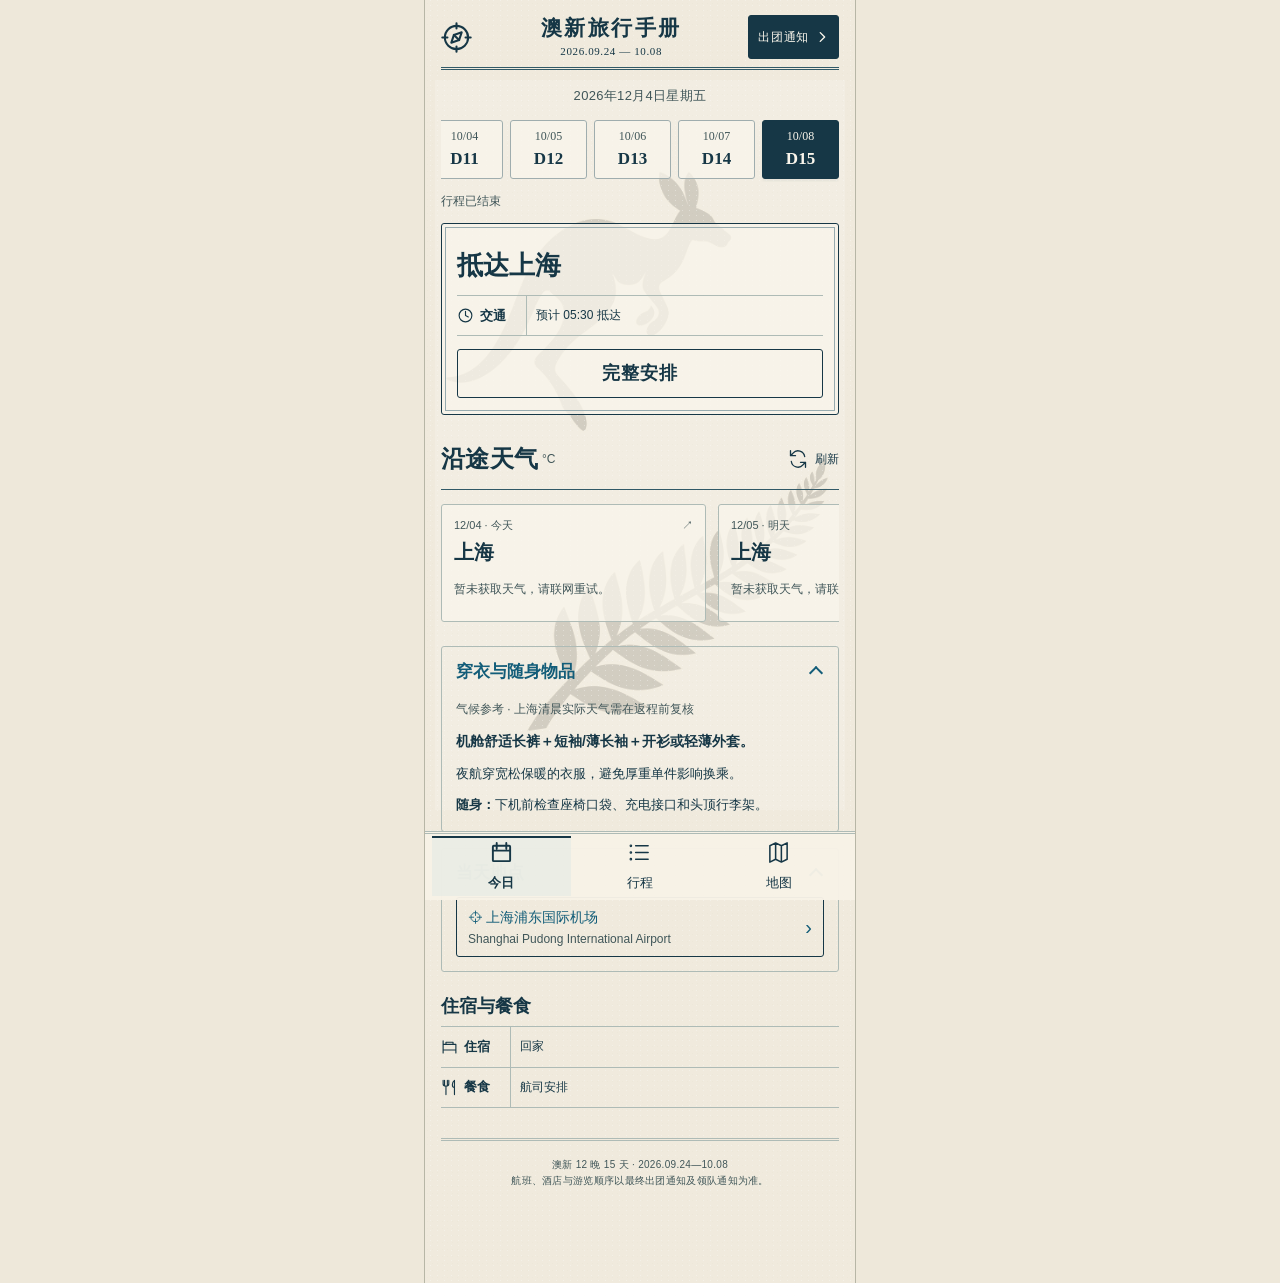
<file: index.html>
<!doctype html><html lang="zh-CN"><head><meta charset="utf-8"><meta name="viewport" content="width=device-width,initial-scale=1,viewport-fit=cover"><meta name="theme-color" content="#082f4d"><link rel="icon" href="data:,"><title>澳新旅行手册</title><link rel="stylesheet" href="assets/handbook.css?v=97ab05322d35"><link rel="stylesheet" href="assets/logbook.css?v=03379180746a"><link rel="stylesheet" href="assets/route-map.css?v=8a7339ca135c"><script src="assets/background.js?v=6b45fdc5c581" defer></script></head><body class="logbook"><div class="app"><main class="paper"><header class="logbook-masthead"><svg class="icon" viewBox="0 0 24 24" fill="none" stroke="currentColor" stroke-width="1.6" stroke-linecap="round" stroke-linejoin="round" aria-hidden="true"><circle cx="12" cy="12" r="9"/><path d="M12 1v4m0 14v4M1 12h4m14 0h4M8 16l2-6 6-2-2 6-6 2Z"/><path d="m10 10 4 4"/></svg><div><strong>澳新旅行手册</strong><span>2026.09.24 — 10.08</span></div><a class="notice-link" href="documents.html"><span>出团通知</span><svg class="notice-arrow" viewBox="0 0 16 16" fill="none" stroke="currentColor" stroke-width="1.6" stroke-linecap="round" stroke-linejoin="round" aria-hidden="true"><path d="m6 3 5 5-5 5"/></svg></a></header><section class="view" id="today" aria-labelledby="todayHeading">
  <div class="page-heading today-date-heading"><h1 id="todayHeading"></h1></div>
  <div id="dateRail" class="date-rail" role="group" aria-label="选择行程日期"></div><p id="todayDateNote" class="today-date-note" hidden></p>
  <article class="card today-card"><h2 id="todayTitle"></h2><div class="today-facts" id="todayEssentials"></div><p class="today-warning" id="todayWarning" hidden></p><div class="today-actions"><button class="primary-btn" id="todayDetail">景点与游览安排</button></div></article>
  <section class="weather-section" aria-labelledby="weatherHeading"><div class="section-title"><div class="weather-heading"><h2 id="weatherHeading">沿途天气</h2><span class="weather-unit" title="天气数据：Open-Meteo · CC BY 4.0">°C</span></div><button class="outline-btn" id="refreshWeather"><svg class="icon" viewBox="0 0 24 24" fill="none" stroke="currentColor" stroke-width="1.6" stroke-linecap="round" stroke-linejoin="round" aria-hidden="true"><path d="M20 9a8 8 0 0 0-14-4L3 8m0-6v6h6M4 15a8 8 0 0 0 14 4l3-3m0 6v-6h-6"/></svg>刷新</button></div><div id="weatherGrid" class="weather-grid" aria-live="polite"></div></section>
  <details class="card today-wear" open><summary>穿衣与随身物品</summary><div id="todayWear"></div></details>
  <details id="todayPlacesList" class="card today-places" open><summary>当天地点</summary><div id="todayPlacesContent"></div></details>
  <section class="today-stay" aria-labelledby="stayHeading"><h2 id="stayHeading">住宿与餐食</h2><div class="today-facts" id="todayFacts"></div></section>
</section>
<section id="itinerary" class="view" hidden><div id="timeline" class="timeline"></div></section><section class="view" hidden id="route-map" aria-label="路线图">
  <div class="route-map-toolbar" role="group" aria-label="地图视图">
    <button type="button" class="outline-btn" data-map-region="au" aria-label="澳大利亚" aria-pressed="false">澳大利亚</button>
    <button type="button" class="outline-btn" data-map-region="nz" aria-pressed="false">新西兰</button>
    <button type="button" class="outline-btn" id="fitRouteMap" data-map-region="all" aria-pressed="true">全程</button>
  </div>
  <div id="interactiveMap" class="interactive-map" role="region" aria-label="行程地图，可拖动和缩放" data-tile-url="https://tile.openstreetmap.org/{z}/{x}/{y}.png"></div>
  <div class="route-map-status" hidden><span id="routeMapStatus" role="status" aria-live="polite"></span><button type="button" class="outline-btn" id="retryRouteMap" hidden>重试</button></div>
  <p id="routeLocationStatus" class="route-location-status" role="status" aria-live="polite" hidden></p>
  <div class="route-map-key"><span><i class="flight-key"></i>航班</span><span><i></i>巴士</span><span><i class="daytrip-key"></i>当日往返</span></div>
  <p id="routeMapNote" class="route-map-note"></p>
  <p class="route-map-disclaimer">连线仅示意行程顺序，不代表实际道路或航线。</p>
  <details class="route-map-stop-list"><summary>沿途地点</summary><div id="routeMapStops" class="route-map-stops"></div></details>
</section><footer class="footer">澳新 12 晚 15 天 · 2026.09.24—10.08<br>航班、酒店与游览顺序以最终出团通知及领队通知为准。</footer></main></div><nav class="mobile-nav" aria-label="手机页面导航"><a href="#today" data-nav><svg class="icon" viewBox="0 0 24 24" fill="none" stroke="currentColor" stroke-width="1.6" stroke-linecap="round" stroke-linejoin="round" aria-hidden="true"><rect x="3" y="5" width="18" height="16" rx="1"/><path d="M7 2v6m10-6v6M3 10h18"/></svg><span>今日</span></a><a href="#itinerary" data-nav><svg class="icon" viewBox="0 0 24 24" fill="none" stroke="currentColor" stroke-width="1.6" stroke-linecap="round" stroke-linejoin="round" aria-hidden="true"><path d="M8 5h13M8 12h13M8 19h13"/><circle cx="3" cy="5" r=".6"/><circle cx="3" cy="12" r=".6"/><circle cx="3" cy="19" r=".6"/></svg><span>行程</span></a><a href="#route-map" data-nav><svg class="icon" viewBox="0 0 24 24" fill="none" stroke="currentColor" stroke-width="1.6" stroke-linecap="round" stroke-linejoin="round" aria-hidden="true"><path d="m3 5 6-3 6 3 6-3v17l-6 3-6-3-6 3V5Zm6-3v17m6-14v17"/></svg><span>地图</span></a></nav><div class="fallback-backdrop" id="modalBackdrop" hidden></div><dialog class="action-sheet" id="actionSheet" aria-labelledby="sheetTitle"><div class="sheet-layout"><div id="sheetHandle" class="sheet-handle" aria-hidden="true"></div><header class="sheet-heading"><div class="sheet-place-title"><h2 id="sheetTitle"></h2><p id="sheetEnglish" lang="en" hidden></p></div><button class="outline-btn" id="closeSheet" aria-label="关闭操作面板">关闭 ×</button></header><div id="sheetContent" class="sheet-content"></div><p id="sheetStatus" class="sheet-status" role="status"></p></div></dialog><div id="touchToast" class="touch-toast" role="status" aria-live="polite"></div><script src="assets/handbook-content.js?v=cf3b87674ef1" defer></script>
<script src="assets/place-locations.js?v=473aa1af93e8" defer></script>
<script src="assets/route-map.js?v=efe698a3d327" defer></script>
<script src="assets/handbook.js?v=552d398ccac7" defer></script></body></html>
</file>
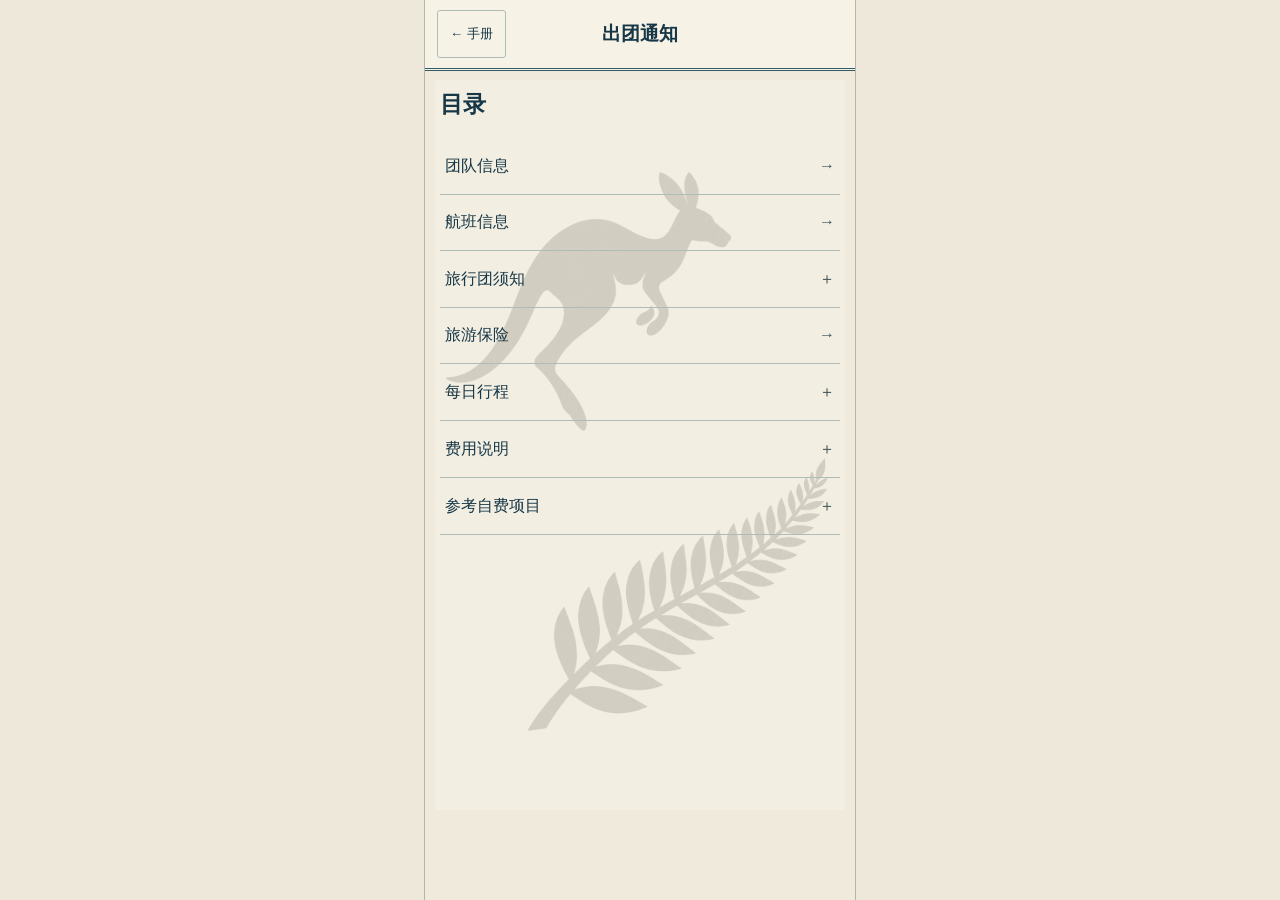
<file: documents.html>
<!doctype html>
<html lang="zh-CN"><head><meta charset="utf-8"><meta name="viewport" content="width=device-width,initial-scale=1,viewport-fit=cover"><meta name="theme-color" content="#163746"><title>出团通知 · 澳新旅行手册</title><link rel="icon" href="data:,"><link rel="stylesheet" href="assets/documents.css?v=034df7dfdde0"><link rel="stylesheet" href="assets/logbook.css?v=03379180746a"><script src="assets/documents.js?v=835b28557bca" defer></script><script src="assets/background.js?v=6b45fdc5c581" defer></script></head>
<body class="logbook logbook-documents"><main id="reader" class="reader" aria-label="出团通知"><header class="reader-header"><div class="reader-topbar"><a id="noticeBack" class="button" href="index.html#today">← 手册</a><h1 class="notice-title">出团通知</h1></div></header><div id="noticeContent" class="notice-content"><nav id="contents" class="notice-outline" aria-label="出团通知目录"><h2>目录</h2><a class="outline-link" href="#team">团队信息<span aria-hidden="true">→</span></a><a class="outline-link" href="#flights">航班信息<span aria-hidden="true">→</span></a><details class="outline-group"><summary>旅行团须知</summary><div class="outline-children"><a class="outline-link" href="#notice">须知概览<span aria-hidden="true">→</span></a><a class="outline-link" href="#notice-1">集合与出发<span aria-hidden="true">→</span></a><a class="outline-link" href="#notice-2">航班与行李携带<span aria-hidden="true">→</span></a><a class="outline-link" href="#notice-3">海关与出入境<span aria-hidden="true">→</span></a><a class="outline-link" href="#notice-4">自备物品、气候<span aria-hidden="true">→</span></a><a class="outline-link" href="#notice-5">住宿、饮食<span aria-hidden="true">→</span></a><a class="outline-link" href="#notice-6">时差、交通、卫生<span aria-hidden="true">→</span></a><a class="outline-link" href="#notice-7">货币<span aria-hidden="true">→</span></a><a class="outline-link" href="#notice-8">安全<span aria-hidden="true">→</span></a><a class="outline-link" href="#notice-9">退税及兑换货币<span aria-hidden="true">→</span></a><a class="outline-link" href="#notice-10">其他注意事项<span aria-hidden="true">→</span></a></div></details><a class="outline-link" href="#insurance">旅游保险<span aria-hidden="true">→</span></a><details class="outline-group"><summary>每日行程</summary><div class="outline-children"><a class="outline-link" href="#day-1">D1 · 09/24<span aria-hidden="true">→</span></a><a class="outline-link" href="#day-2">D2 · 09/25<span aria-hidden="true">→</span></a><a class="outline-link" href="#day-3">D3 · 09/26<span aria-hidden="true">→</span></a><a class="outline-link" href="#day-4">D4 · 09/27<span aria-hidden="true">→</span></a><a class="outline-link" href="#day-5">D5 · 09/28<span aria-hidden="true">→</span></a><a class="outline-link" href="#day-6">D6 · 09/29<span aria-hidden="true">→</span></a><a class="outline-link" href="#day-7">D7 · 09/30<span aria-hidden="true">→</span></a><a class="outline-link" href="#day-8">D8 · 10/01<span aria-hidden="true">→</span></a><a class="outline-link" href="#day-9">D9 · 10/02<span aria-hidden="true">→</span></a><a class="outline-link" href="#day-10">D10 · 10/03<span aria-hidden="true">→</span></a><a class="outline-link" href="#day-11">D11 · 10/04<span aria-hidden="true">→</span></a><a class="outline-link" href="#day-12">D12 · 10/05<span aria-hidden="true">→</span></a><a class="outline-link" href="#day-13">D13 · 10/06<span aria-hidden="true">→</span></a><a class="outline-link" href="#day-14">D14 · 10/07<span aria-hidden="true">→</span></a><a class="outline-link" href="#day-15">D15 · 10/08<span aria-hidden="true">→</span></a><a class="outline-link" href="#itinerary-notes">行程注意事项<span aria-hidden="true">→</span></a></div></details><details class="outline-group"><summary>费用说明</summary><div class="outline-children"><a class="outline-link" href="#included">行程报价包含<span aria-hidden="true">→</span></a><a class="outline-link" href="#excluded">行程报价不含<span aria-hidden="true">→</span></a></div></details><details class="outline-group"><summary>参考自费项目</summary><div class="outline-children"><a class="outline-link" href="#extras-1">澳大利亚<span aria-hidden="true">→</span></a><a class="outline-link" href="#extras-2">新西兰<span aria-hidden="true">→</span></a></div></details></nav><article id="team" class="notice-section" data-title="团队信息" aria-labelledby="team-heading" hidden><h3>澳大利亚（凯恩斯）新西兰南北岛（库克山）15 日</h3><h3>— 出 团 通 知 —</h3><p>您好！为了您的顺利出行，请仔细阅读以下通知中的所有内容，并了解澳大利亚和新西兰的旅游知识。祝您有一个愉快的旅行！</p><h2 id="team-heading" tabindex="-1">一、团队信息</h2><div class="notice-table-wrap" tabindex="0" aria-label="原稿第1页表格"><table class="notice-table"><tr><td colspan="4" rowspan="1"><p>团队信息</p></td></tr><tr><td colspan="1" rowspan="1"><p>团队</p></td><td colspan="3" rowspan="1"><h3>澳大利亚（凯恩斯）新西兰南北岛（库克山）15 日</h3></td></tr><tr><td colspan="1" rowspan="1"><p>团队编号</p></td><td colspan="3" rowspan="1"><p>BOHE-A-260924</p></td></tr><tr><td colspan="1" rowspan="1"><p>集合时间</p></td><td colspan="3" rowspan="1"><p>2026 年 9 月 24 日 17 点（24 小时制）</p></td></tr><tr><td colspan="1" rowspan="1"><p>集合地点</p></td><td colspan="3" rowspan="1"><p>上海浦东国际机场 T1 航站楼 14 号门 L 岛</p></td></tr><tr><td colspan="1" rowspan="1"><p>团队人数</p></td><td colspan="3" rowspan="1"><p>25+1 领队</p></td></tr><tr><td colspan="1" rowspan="1"><p>团队用车</p></td><td colspan="3" rowspan="1"><p>澳洲段 40 座新西兰段 37 座 司机兼导游服务：</p></td></tr><tr><td colspan="1" rowspan="1"><p>新西兰地接社</p></td><td colspan="3" rowspan="1"><p>China Travel Sevice（NZ）Limited</p></td></tr><tr><td colspan="1" rowspan="1"><p>澳洲地接社</p></td><td colspan="3" rowspan="1"><p>NOVA COACH &amp;. TOURS PTY LTD</p></td></tr><tr><td colspan="1" rowspan="1"><h3>旅游保险</h3></td><td colspan="1" rowspan="1"><p>中国大地财产保险</p></td><td colspan="2" rowspan="1">客服电话：95590 24 小时援助电话：+86 21 61461800 / +86 21 61297908</td></tr></table></div><p>※温馨提示请关注天气路况变化，严格按照出团通知书规定时间、地点集合。如未按时到达指定集合地点，产生的一切后果由客人自行承担！</p></article>
<article id="flights" class="notice-section" data-title="航班信息" aria-labelledby="flights-heading" hidden><h2 id="flights-heading" tabindex="-1">二、航班信息</h2><div class="notice-prose"><p>航班信息(国内联运段请留意下方备注）</p><p>※温馨提示请自行带好有效期 6 个月以上的护照原件;有联运的客人；联运段必须乘坐，否则无法搭乘后续国际段航班，责任自负。自备签证的客人请带好有效签证页。</p></div><div class="notice-table-wrap" tabindex="0" aria-label="航班信息表"><table class="notice-table wide"><thead><tr><th scope="col"><p>日期</p></th><th scope="col"><p>航班号</p></th><th scope="col"><p>起飞地点</p></th><th scope="col"><p>降落地点</p></th><th scope="col"><p>预计起飞时间</p></th><th scope="col"><p>预计降落时间</p></th></tr></thead><tbody><tr><td><p>2026.09.24</p></td><td><p>MU737</p></td><td><p>上海浦东(PVG)</p></td><td><p>墨尔本(MEL)</p></td><td><p>20:30</p></td><td><p>09:00+1</p></td></tr><tr><td><p>2026.09.27</p></td><td><p>JQ946</p></td><td><p>墨尔本(MEL)</p></td><td><p>凯恩斯(CNS)</p></td><td><p>18:55</p></td><td><p>22:20</p></td></tr><tr><td><p>2026.09.29</p></td><td><p>JQ955</p></td><td><p>凯恩斯(CNS)</p></td><td><p>悉尼(SYD)</p></td><td><p>15:35</p></td><td><p>18:30</p></td></tr><tr><td><p>2026.10.01</p></td><td><p>JQ223</p></td><td><p>悉尼(SYD)</p></td><td><p>皇后镇(ZQN)</p></td><td><p>10:50</p></td><td><p>16:45</p></td></tr><tr><td><p>2026.10.05</p></td><td><p>JQ242</p></td><td><p>基督城(CHC)</p></td><td><p>奥克兰(AKL)</p></td><td><p>20:30</p></td><td><p>21:50</p></td></tr><tr><td><p>2026.10.07</p></td><td><p>MU780</p></td><td><p>奥克兰(AKL)</p></td><td><p>上海浦东(PVG)</p></td><td><p>22:00</p></td><td><p>05:30</p></td></tr><tr><td colspan="6"><p>2 人北京首都机场往返联运</p></td></tr><tr><td><p>2026.09.24</p></td><td><p>MU5154</p></td><td><p>首都国际机场（PEK）</p></td><td><p>上海浦东机场(PVG)</p></td><td><p>11:30</p></td><td><p>13:35</p></td></tr><tr><td><p>2026.10.08</p></td><td><p>MU5157</p></td><td><p>上海浦东机场(PVG)</p></td><td><p>首都国际机场（PEK）</p></td><td><p>10:30</p></td><td><p>13:00</p></td></tr><tr><td colspan="6"><p>2 人北京首都机场往返联运</p></td></tr><tr><td><p>2026.09.24</p></td><td><p>MU5158</p></td><td><p>首都国际机场（PEK）</p></td><td><p>上海浦东机场(PVG)</p></td><td><p>14:30</p></td><td><p>17:10</p></td></tr><tr><td><p>2026.10.08</p></td><td><p>MU5151</p></td><td><p>上海浦东机场(PVG)</p></td><td><p>首都国际机场（PEK）</p></td><td><p>08:00</p></td><td><p>10:15</p></td></tr><tr><td colspan="6"><p>1 人北京首都机场往返联运</p></td></tr><tr><td><p>2026.09.24</p></td><td><p>MU5154</p></td><td><p>首都国际机场（PEK）</p></td><td><p>上海浦东机场(PVG)</p></td><td><p>11:30</p></td><td><p>13:35</p></td></tr><tr><td><p>2026.10.08</p></td><td><p>MU5151</p></td><td><p>上海浦东机场(PVG)</p></td><td><p>首都国际机场（PEK）</p></td><td><p>08:00</p></td><td><p>10:15</p></td></tr><tr><td colspan="6"><p>1 人太原往返联运</p></td></tr><tr><td><p>2026.09.24</p></td><td><p>MU2402</p></td><td><p>太原武宿国际机（TYN）</p></td><td><p>上海浦东机场(PVG)</p></td><td><p>07:30</p></td><td><p>09:40</p></td></tr><tr><td><p>2026.10.08</p></td><td><p>MU2401</p></td><td><p>上海浦东机场(PVG)</p></td><td><p>太原武宿国际机（TYN）</p></td><td><p>10:45</p></td><td><p>13:15</p></td></tr><tr><td colspan="6"><p>2 人沈阳往返联运</p></td></tr><tr><td><p>2026.09.24</p></td><td><p>MU6934</p></td><td><p>沈阳桃仙国际机场(SHE)</p></td><td><p>上海浦东机场(PVG)</p></td><td><p>10:25</p></td><td><p>13:15</p></td></tr><tr><td><p>2026.10.08</p></td><td><p>MU5691</p></td><td><p>上海浦东机场(PVG)</p></td><td><p>沈阳桃仙国际机场(SHE)</p></td><td><p>08:30</p></td><td><p>10:55</p></td></tr></tbody></table></div></article>
<article id="notice" class="notice-section" data-title="须知概览" aria-labelledby="notice-heading" hidden><h2 id="notice-heading" tabindex="-1">三、旅行团须知</h2><p>欢迎各位贵宾参加此次澳新旅行！为了您在本次旅途中本身的安全，我们特别请您遵守下列事项，这是我们应尽告知的责任，也是保障您的权益。请仔细阅读如下内容：</p></article>
<article id="notice-1" class="notice-section" data-title="集合与出发" aria-labelledby="notice-1-heading" hidden><h2 id="notice-1-heading" tabindex="-1">• 集合与出发</h2><p>• 出发当天请严守团队集合时间抵达集合地点，若因故无法准时抵达，务必马上联络旅行社工作人员，以免有客人迟到，航空公司关柜，客人到机场还是无法上机的严重情况发生。如未按时到达指定集合地点，产生的一切后果由客人自行承担！</p><p>• 请再次确认与旅游公司签订了正式的出境旅游合同，谢谢！</p><p>• 针对港澳台以及外籍游客特别重要提醒：中国大陆出入境时港澳护照请携带回乡证，中国台湾护照请携带台胞证，外籍护照请确认您有多次往返中国签证。如旅游者自理签证或旅游者持中国香港、澳门、台湾地区签发的护照、或旅游者为其他国家的公民时，旅游者应在了解相关的出入境法规的前提下，自行承担责任与风险。旅行社不对此承担责任与风险。</p><p>• 出国当天请随身携带手机，并请开通国际漫游服务，以免有迟到、塞车、转机...等意外状况联络不上的困扰。</p><p>• 请在办理好值机、进关安检等各项手续后，在候机过程中务必留意登机牌上显示的登机口、舱门关闭的具体时间等信息，不要在免税购物、退税等各项事务上耽误过多的时间，以免出现漏机的严重情况发生。</p><p>• 各位游客在境外旅游过程中，务必把各自的人身安全及财务安全保护放在第一位，无论在食、宿、交通、游览、购物及自由活动等境外各环节方面均要从自身的安全角度量力而行！确保自身和行程安全顺利！</p></article>
<article id="notice-2" class="notice-section" data-title="航班与行李携带" aria-labelledby="notice-2-heading" hidden><h2 id="notice-2-heading" tabindex="-1">• 航班与行李携带</h2><p>• 航班经停或转机时，请务必反复确认登机口和登机时间，并请提前 30 分钟抵达登机口。航班登机口可能临时变更，请留心机场广播或导游提示，以免误机。</p><p>• 搭乘飞机时，请随时扣紧安全带，以免乱流影响安全。高空上因机舱压力太大，不宜饮酒过量，以免影响身体健康。</p><p>• MU 国际航班免费托运行李 2 件，每件不超过 23kg（超过须自付超重费用）</p><p>• JQ 内陆航班免费托运行李一件，每件不超过 20KG（超过须自付超重费用）</p><p>• 超重需另行支付费用。且每件行李长、宽、高度都有规定；手提行李一般允许一件，重量不超过 5 公斤，且长、宽、高度均有限制， 超过限制者，必须托运。超过 100 毫升的液体行李(包括饮料、洗浴用品、化妆品等)、各式刀械等，不得手提上机，需以托运方式处理，具体规定可能根据安全形势发生变化，详情请事先向航空公司查询。托运途中如行李箱拉杆或轮子破裂等，根据规定航空公司不予赔偿，所以请您事先检查所携带的行李箱是否坚固良好。由于行李会被多次托运、搬动，因此建议携带软网面行李箱为宜。</p><p>• 请将贵重物品或易碎物品或随时要取用物品放在手提行李箱内。例如：自备药品、摄像机、照相机、电池等。护照、机票、现金等贵重物品请务必随身携带，以免丢失。</p><p>• 领取行李时如发生行李遗失或损坏的情况，请及时告知导游，由导游协助向航空公司办理相关手续或申请相关索赔。</p><p>• 对于托运行李的遗失，各航空公司有不同的赔偿标准，但通常只支付极其低廉的赔偿，因此贵重物品、钱币、证件等切勿放在行李中托运。</p><p>• “911 事件”之后，各国机场实行严格的安全检查措施。尖锐物品如修眉钳、指甲锉、剪刀、小刀、刀片剃须刀等，都必须托运。如果随身携带该些物品登机并被安检人员查及，可能会被暂扣或没收。酒精类制品是严禁随身携带登机的，即使办理托运手续，也有被航空公司拒绝的可能。</p><p>• 飞机的座位由航空公司按姓氏拼音字母顺序排定，因此亲朋、同事等相互认识的旅客不一定被安排在相邻的座位上。由于团队机票有一定的折扣，因此通常团队会被安排在机舱的中后部或尾部就座，请谅解。</p><p>• 国际机场通常面积庞大，转机、候机时请注意在规定的登机口及时间内登机。登机后请立即仔细阅读座位前方的飞机《安全须知》。请保留每一段航班的登机牌以及行李标签，直至所有贵宾提取到自己的行李。</p><p>• 我们所选用的是全程禁烟航班，在飞机洗手间内也不可吸烟，否则将受到起诉。</p><p>• 境外一些航班上虽然也提供食品和饮料，但是需要游客自行付费购买。某些航班是不对号入座的，遇此情况，请勿争先恐后，应礼让需要帮助的老弱病残等优先登机入座。</p><p>• 飞机抵达停机坪时，安全带信号灯未灭掉之前，请各位贵宾不要随意站起去拿行李物品，以防不测（如发生意外，一切后果由当事人自负）。另外，在飞机上请各位贵宾不要随意开启应急逃生门，以免影响飞机的安全工作。</p></article>
<article id="notice-3" class="notice-section" data-title="海关与出入境" aria-labelledby="notice-3-heading" hidden><h2 id="notice-3-heading" tabindex="-1">• 海关与出入境</h2><p>• 中国海关规定：每位出境旅客限带 20000 元人民币或等价 5000 美元外币。如有超出，请如实填写《出境、进境旅客行李物品 申报单》；违者，将被海关依律处以罚款和征税。进境居民旅客携带在境外获取的自用物品，总值在 5000 元人民币以内（含 5000 元）的，海关予以免税放行。单一品种限自用合理数量，海关仅对超出部分征税；对不可分割的单件物品，应当全额征税。因为此项规定涉及到有关法律法规，我司在此特别告知，希望避免不必要的纠纷。</p><p>• 出、入境时，请勿帮其他人携带物品，以免被不良分子利用，各地出入境时，请勿在移民局、海关区域摄影、拍照，以免被扣留器材。</p><p>• 目的地国家注重知识产权的保护，请勿携带仿制品牌的物品，以及盗版的光盘、书籍，如被海关查及，将会被没收或罚款。</p><p>• 入境澳洲、新西兰前，请再三核查行李，请勿携带澳洲、新西兰海关禁止携带入境的肉类、种子、蔬菜、水果、奶制品、液体蜂皇浆、蜂胶类保健品,中草药（如人参、虫草），蛋类或含蛋黄类食品入境，植物类食品，有特殊物品携带者如食品（饼干，糖果，方便面，适量茶叶等），常用药品（适量，并附英文说明书），都须向海关申报，否则罚款。药品中任何含有假麻黄硷成份的药品，（如康泰克或百服宁等均不得携带入境）。同时如安眠药也同样禁止携带，如一定要携带，就需要出具医生处方如因携带违禁物品，所引起的罚款等一概自行承担。</p><h3>原稿图示：入境物品</h3><div class="notice-table-wrap"><table class="notice-table notice-items"><tbody><tr><th scope="row">禁止入境</th><td>肉类、家禽、猪肉、蛋类；活植物、种子；乳酪、乳制品；新鲜水果、蔬菜。</td></tr><tr><th scope="row">需要检疫</th><td>干菇、人参；茶叶；烘焙坚果；海鲜；带泥土的运动器材；木制品。</td></tr><tr><th scope="row">允许入境</th><td>面条、面包、饼干、软饮料、各式糖果甜食、巧克力。</td></tr></tbody></table></div><p>• 每一名十八岁周岁以上的游客，入境澳洲，香烟 25 支，可带 2250 毫升酒类，超过规定的则必须申报；入境新西兰，可免税带1 升酒，50 支香烟，超过规定的必须申报。</p><p>• 动植物、未经检疫的新鲜水果以及政治、色情书刊、光盘等在行程结束回国时严禁携带入境。回程入境中国，每人免税烟酒的携带限量是：烟一条（或两条）、酒一瓶。</p></article>
<article id="notice-4" class="notice-section" data-title="自备物品、气候" aria-labelledby="notice-4-heading" hidden><h2 id="notice-4-heading" tabindex="-1">• 自备物品、气候</h2><p>• 很多酒店出于环保，一般不提供个人洗漱用品，请您自带牙膏、牙刷、拖鞋、梳子、笔（需填写部分表格）等。部分酒店会提供沐浴液（Bath Liquid）、护发素（Hair Conditoner）和护肤液（Body Lotion）。</p><p>• 澳大利亚及新西兰主要城市月平均气温表（摄氏度）：（仅供参考）</p><div class="notice-table-wrap" tabindex="0" aria-label="原稿第4页表格"><table class="notice-table wide"><tr><td colspan="1" rowspan="1"><p>月份 / 城市</p></td><td colspan="1" rowspan="1"><p>1 月</p></td><td colspan="1" rowspan="1"><p>2 月</p></td><td colspan="1" rowspan="1"><p>3 月</p></td><td colspan="1" rowspan="1"><p>4 月</p></td><td colspan="1" rowspan="1"><p>5 月</p></td><td colspan="1" rowspan="1"><p>6 月</p></td><td colspan="1" rowspan="1"><p>7 月</p></td><td colspan="1" rowspan="1"><p>8 月</p></td><td colspan="1" rowspan="1"><p>9 月</p></td><td colspan="1" rowspan="1"><p>10 月</p></td><td colspan="1" rowspan="1"><p>11 月</p></td><td colspan="1" rowspan="1"><p>12 月</p></td></tr><tr><td colspan="1" rowspan="1"><p>凯 恩 斯</p></td><td colspan="1" rowspan="1"><p>32</p></td><td colspan="1" rowspan="1"><p>31</p></td><td colspan="1" rowspan="1"><p>30</p></td><td colspan="1" rowspan="1"><p>29</p></td><td colspan="1" rowspan="1"><p>27</p></td><td colspan="1" rowspan="1"><p>26</p></td><td colspan="1" rowspan="1"><p>25</p></td><td colspan="1" rowspan="1"><p>27</p></td><td colspan="1" rowspan="1"><p>28</p></td><td colspan="1" rowspan="1"><p>29</p></td><td colspan="1" rowspan="1"><p>31</p></td><td colspan="1" rowspan="1"><p>31</p></td></tr><tr><td colspan="1" rowspan="1"><p>悉 尼</p></td><td colspan="1" rowspan="1"><p>26</p></td><td colspan="1" rowspan="1"><p>25</p></td><td colspan="1" rowspan="1"><p>25</p></td><td colspan="1" rowspan="1"><p>22</p></td><td colspan="1" rowspan="1"><p>19</p></td><td colspan="1" rowspan="1"><p>17</p></td><td colspan="1" rowspan="1"><p>16</p></td><td colspan="1" rowspan="1"><p>17</p></td><td colspan="1" rowspan="1"><p>20</p></td><td colspan="1" rowspan="1"><p>22</p></td><td colspan="1" rowspan="1"><p>24</p></td><td colspan="1" rowspan="1"><p>25</p></td></tr><tr><td colspan="1" rowspan="1"><p>墨 尔 本</p></td><td colspan="1" rowspan="1"><p>26</p></td><td colspan="1" rowspan="1"><p>26</p></td><td colspan="1" rowspan="1"><p>24</p></td><td colspan="1" rowspan="1"><p>20</p></td><td colspan="1" rowspan="1"><p>17</p></td><td colspan="1" rowspan="1"><p>14</p></td><td colspan="1" rowspan="1"><p>13</p></td><td colspan="1" rowspan="1"><p>15</p></td><td colspan="1" rowspan="1"><p>17</p></td><td colspan="1" rowspan="1"><p>20</p></td><td colspan="1" rowspan="1"><p>22</p></td><td colspan="1" rowspan="1"><p>24</p></td></tr><tr><td colspan="1" rowspan="1"><p>奥 克 兰</p></td><td colspan="1" rowspan="1"><p>24</p></td><td colspan="1" rowspan="1"><p>23</p></td><td colspan="1" rowspan="1"><p>22</p></td><td colspan="1" rowspan="1"><p>20</p></td><td colspan="1" rowspan="1"><p>17</p></td><td colspan="1" rowspan="1"><p>15</p></td><td colspan="1" rowspan="1"><p>14</p></td><td colspan="1" rowspan="1"><p>15</p></td><td colspan="1" rowspan="1"><p>16</p></td><td colspan="1" rowspan="1"><p>18</p></td><td colspan="1" rowspan="1"><p>19</p></td><td colspan="1" rowspan="1"><p>21</p></td></tr><tr><td colspan="1" rowspan="1"><p>罗 吐 鲁 阿</p></td><td colspan="1" rowspan="1"><p>24</p></td><td colspan="1" rowspan="1"><p>23</p></td><td colspan="1" rowspan="1"><p>22</p></td><td colspan="1" rowspan="1"><p>18</p></td><td colspan="1" rowspan="1"><p>15</p></td><td colspan="1" rowspan="1"><p>13</p></td><td colspan="1" rowspan="1"><p>12</p></td><td colspan="1" rowspan="1"><p>13</p></td><td colspan="1" rowspan="1"><p>15</p></td><td colspan="1" rowspan="1"><p>17</p></td><td colspan="1" rowspan="1"><p>18</p></td><td colspan="1" rowspan="1"><p>21</p></td></tr><tr><td colspan="1" rowspan="1"><p>基 督 城</p></td><td colspan="1" rowspan="1"><p>22</p></td><td colspan="1" rowspan="1"><p>20</p></td><td colspan="1" rowspan="1"><p>19</p></td><td colspan="1" rowspan="1"><p>18</p></td><td colspan="1" rowspan="1"><p>12</p></td><td colspan="1" rowspan="1"><p>9</p></td><td colspan="1" rowspan="1"><p>7</p></td><td colspan="1" rowspan="1"><p>12</p></td><td colspan="1" rowspan="1"><p>14</p></td><td colspan="1" rowspan="1"><p>17</p></td><td colspan="1" rowspan="1"><p>18</p></td><td colspan="1" rowspan="1"><p>20</p></td></tr><tr><td colspan="1" rowspan="1"><p>皇 后 镇</p></td><td colspan="1" rowspan="1"><p>22</p></td><td colspan="1" rowspan="1"><p>21</p></td><td colspan="1" rowspan="1"><p>18</p></td><td colspan="1" rowspan="1"><p>16</p></td><td colspan="1" rowspan="1"><p>10</p></td><td colspan="1" rowspan="1"><p>6</p></td><td colspan="1" rowspan="1"><p>8</p></td><td colspan="1" rowspan="1"><p>10</p></td><td colspan="1" rowspan="1"><p>14</p></td><td colspan="1" rowspan="1"><p>16</p></td><td colspan="1" rowspan="1"><p>17</p></td><td colspan="1" rowspan="1"><p>20</p></td></tr></table></div><p>• 澳新酒店冷水龙头的自来水可直接饮用，水龙头的热水不能直接饮用。酒店客房内通常不提供开水，只有少部分酒店提供煮开水的用具。如您有饮热水的习惯，建议您自带小型电热杯。此外澳新洲使用的是电压为 230-240 伏特 50 赫兹交流电，酒店插座为三相扁状插口，需使用转换插座，请在出行前自行准备。</p><p>• 在境外，医疗费用通常十分昂贵。请您带上一些常用药品，旅行中最常见的疾病是腹泻或感冒。请随带感冒药、消炎药、止泻药、晕车药等，如有高血压、心脏病、胃病或其他慢性病患者必须带备足够药品（最好能携带英文说明书）及医生处方，以备不时之需。</p></article>
<article id="notice-5" class="notice-section" data-title="住宿、饮食" aria-labelledby="notice-5-heading" hidden><h2 id="notice-5-heading" tabindex="-1">• 住宿、饮食</h2><p>• 澳新酒店与中国酒店一样，客人入住需要提供现金或者信用卡做押金，以支付可能产生的电话，酒吧，收费电视，洗衣等费用，旅行社支付的房费只包含客人住宿及早餐，其他所有额外产生的费用客人支付</p><p>• 我们选用干净、整洁、舒适的酒店安排入住，但是国外的星级评定标准与我国国内有一定差异，而且很多酒店建造年份已久，因此设施与国内同星级酒店相比较，普遍比较陈旧。澳新很多酒店大堂不设置星级评定，而且大堂普遍较小。</p><p>• 基于不同的建筑规划，国外酒店通常在城市内分布扩散而建，请勿将酒店是否座落于城市的标志性建筑附近而作为衡量酒店好坏的唯一标准。某些客房内的床位是按一张双人床+一张沙发床或一张双人床+一张单人床的形式设置的。</p><p>• 酒店内通常提供免费和收费电视，观看收费闭路电视前先请查阅费用说明再做决定。如您无意收看收费电视，请在使用遥控器时避免接触相应的按键，酒店不会减免由于误操作而引起的费用。退房或外出时，客房内所有酒水、零食等均属个人消费，如有使用，请务必主动告知领队或在退房时告知酒店前台。</p><p>• 酒店客房内的电话拨打外线均需收费，此费用比较昂贵，建议在当地购买电话卡使用。</p><p>• 早餐一般在酒店用自助餐，如果赶早班飞机时间紧迫，则安排早餐打包或在机场用餐。行程中如航班正值用餐时间，旅行社不再另行安排用餐，请用飞机餐或由旅行社安排在机场享用麦当劳等简餐。</p><p>• 午餐和晚餐通常安排中式团餐或自助餐。由于当地中餐馆的客源并非中国游客为主，因此饭菜口味比较异化，无法与国内相比。您可在出发前自带若干榨菜等食品。</p><p>• 前往餐厅用餐时如自带酒水、饮料，基于不同的用餐地点，可能需额外收取开瓶费用或者没收。</p><p>• 澳新酒店房间不可以吸烟，如果客人在房间，卫生间或者房间阳台吸烟被发现，最低罚 300 当地货币每次甚至更多，如果吸烟引发火警，所产生的一切费用和法律责任由客人自己负责。</p></article>
<article id="notice-6" class="notice-section" data-title="时差、交通、卫生" aria-labelledby="notice-6-heading" hidden><h2 id="notice-6-heading" tabindex="-1">• 时差、交通、卫生</h2><p>• 澳大利亚时间比北京时间快 2 小时。新西兰时间则比北京时间快 4 小时。每年 11 月到次年 3 月澳大利亚及新西兰开始实行夏令时至，时间分别比北京时间快 3 小时及 5 小时。特别注意：行程中所有航班时间均以起飞当地时间及抵达当地时间为准，请务必留意各地时差，校准正确的航班起飞及抵达时间。如因未考虑时差及核准航班抵离时间，导致无法按时办理乘机及登机手续造成滞留的，所有一切相关责任及损失（如延期的住宿，机票，餐食等费用）自行承担！国际机场通常面积庞大，转机、候机时请注意务必在规定的登机口及时间内登机，如因客人自身原因导致误机，一切责任由客人自行承担。同时请在境外及时与领队、导游校对手表时间。否则集合时间有误,会影响游览。</p><p>• 为保证乘客生命财产安全，法律禁止司机超时工作。巴士司机每天必须保证连续10个小时的休息，每天开车时间不得超过10小时（包括就餐和景点参观时间），因此要求司机额外加班可能被拒绝。每天 10 小时（不超过晚上 7 点），如发生额外超时超公里情况，须现付司机导游相应超时超公里费用。澳洲、新西兰各城市旅游用车有限，同一城市不保证始终用同一种车型,同一辆车。</p><p>• 澳新属英联邦国家，交通管制同英国一样，为靠左行驶制度。在您乘车和横过马路时注意交通安全，请按信号灯提示行走斑马线。</p><p>• 根据环保条例，司机在停车侯客时，不允许开空调，否则要罚款，请您理解。</p><p>• 旅游车内任何时候均禁止吸烟，严禁吃冰淇淋和带果皮食物、严禁喝碳酸饮料。为保持车厢整洁，空气清新，车内请勿脱鞋。</p><p>• 机场、车站、办公楼等公共场所大都要求禁烟，违反会被处以高额罚款。</p></article>
<article id="notice-7" class="notice-section" data-title="货币" aria-labelledby="notice-7-heading" hidden><h2 id="notice-7-heading" tabindex="-1">• 货币</h2><p>• 澳大利亚货币单位为澳元，为十进制，100 澳仙等于 1 澳元。新西兰货币单位为纽币。目前部分商店也可以使用有“银联”标记的银行卡进行刷卡消费，但是考虑到货币的流通性以及携带的便利性，建议您在出行前准备足够额度的美元或者澳元。</p><p>• 如果您有宽余时间，请预先申请一张信用卡，以便在境外直接消费或购物。</p></article>
<article id="notice-8" class="notice-section" data-title="安全" aria-labelledby="notice-8-heading" hidden><h2 id="notice-8-heading" tabindex="-1">• 安全</h2><p>• 请妥善保管好自己的护照，这是您在国外的身份证明。如客人自己丢失护照所造成的一切损失由客人自己负责！现金、证件、贵重物品等必须随身携带，妥善保管，景点游览时，该些物品同样请不要放在旅游车上。如有发生失窃、遗失、损坏责任自负！</p><p>• 在您外出旅游期间，建议最好不要携带太贵重物品。如必须携带，请妥善保管。可利用酒店供应的保险箱，切勿留在酒店房间或大堂。请勿在床上抽烟及乱扔烟蒂，以免引起火灾。请及时了解紧急出口的所在位置。睡觉、休息时，请将房门的保险口锁上，对于陌生人的来访，不要随意开门。上洗手间或行走于积水、潮湿道路时，请注意防滑。</p><p>• 每天的行程在抵达酒店后即告结束。如需外出的，请三五成群、结伴而行，包包斜背在胸前。</p><p>• 如酒店有游泳池的，请在开放时间前往。如游泳池已关闭或池边无救生员，请勿入池。如在海、湖、河里游泳，必须穿救生衣，并且在导游指定的安全区域内进行。否则后果自负！</p><p>• 酒店退房时，请确认自己带齐所有的物品。在餐厅用餐时请将包安放在胸前，酒店大堂、餐厅、机场、旅游景点等均为小偷经常光顾之地。谨慎保管自己的财产，不在公共场所整理钱包，以免引起歹徒的盯梢。</p><p>• 团队活动是比较安全的行动方式，在游览时，请和其他团友保持一致前进步伐，不掉队，以免成为犯罪分子劫持、行凶的目标。</p><p>• 搭乘游船或进行其他水上活动时，请注意安全，不要将手、脚或身体的其他部位靠在船舷上，以免发生危险。行程途中，贵宾在行驶的旅游车上，不可随意站立和中途拿取行李物品，更不能在车子停稳之前在车厢里随意走动。（如发生意外，一切后果由当事人自行负责！）</p><p>• 请确切了解自己的身体、年龄、健康等状况。孕妇、心脏病患者、高龄人士、低龄、婴幼儿、高血压、骨质疏松等游客，绝对不适合参加任何剧烈、刺激性、高危的活动项目。</p><p>• 游览野生动物园时，请听从导游的知道，做到“不下车，不吸烟，不喂食，不挑衅”。</p><p>• 团队活动时严禁擅自离团，如有特殊情况离团，需征得导游和领队的同意，且必须签署个人离团免责书（如发生意外，一切后果由当事人自行负责！）</p></article>
<article id="notice-9" class="notice-section" data-title="退税及兑换货币" aria-labelledby="notice-9-heading" hidden><h2 id="notice-9-heading" tabindex="-1">• 退税及兑换货币</h2><p>• 游客在自由活动期间所进行的自由购物，所购商品旅行社均不承担责任（包括协助客人沟通退换商品）,建议您在团队出发前，自行前往国内中国银行预约兑换澳新元现金（澳元的汇率在 4.5~6 之间，即 1 澳元兑换 4.5~6 人民币，新西兰的汇率在 4-5 之间，即 1 新兑换 4-5 元人民币），或携带国际信用卡（VISA，MASTER 等）及银联卡。如果客人因自行购物而产生退税问题，我社不承担因机场退税人员过多而造成客人无法退税的情况所产生的任何责任（尤其是转机），故请客人在自由购物时务必注意，慎重再慎重！</p></article>
<article id="notice-10" class="notice-section" data-title="其他注意事项" aria-labelledby="notice-10-heading" hidden><h2 id="notice-10-heading" tabindex="-1">• 其他注意事项</h2><p>• 当您加入旅游团队开始行程时，我们已经为您安排好一切活动，如临时提出更改行程，将会产生新的费用或造成不必要的损失。</p><p>• 旅游期间私人性质消费（如行李超重、洗衣、电话、冰箱饮料等）自理。</p><p>• 请尊重当地的风俗习惯，除本《须知》外，请尽可能多了解目的地各国的人文概况。</p><p>• 在您出入境时，可能会有其他游客同时在办理手续，因此需要排队等候。行程中的用餐、景点游览、办理酒店入住等，也可能会出现此类情况，特别遇到旅游旺季，请团友耐心等待。</p><p>• 关于地接导游：不同的国家和城市会更换不同的导游。基本都是当地的华人，有上海、北京的也有广东人，基于不同的成长环境、教育背景，各地导游的讲解、表达能力等方面会有一定差异。</p><p>• 旅游对体能的消耗非常大，有的行程需要搭乘多次长途的飞机、汽车并且涉及时差，诸多原因可能令您烦躁不安，我们希望得到您的宽容、理解、支持和配合，谢谢！</p><p>• 行李、财物损失或人身意外伤亡，根据当地机构或公司所订立之安全条例为解决依据。</p><p>• 紧急情况：在境外旅游期间，根据澳使馆签证规定及您与我公司之协议，请您随团集体活动，不得擅自离团或滞留不归。如遇自由活动时间，请你记下导游手机号码并向饭店索取名片卡。如发生意外也可与我国境外使（领）馆联系，以寻求帮助，在外期间，请您切记安全第一。</p></article>
<article id="insurance" class="notice-section" data-title="旅游保险" aria-labelledby="insurance-heading" hidden><h2 id="insurance-heading" tabindex="-1">• 旅游保险</h2><p>大地澳新全球方案</p><div class="notice-table-wrap" tabindex="0" aria-label="原稿第6页表格"><table class="notice-table"><tr><td colspan="1" rowspan="1"><p>保障内容</p></td><td colspan="1" rowspan="1"></td></tr><tr><td colspan="2" rowspan="1"><p>第一部分：意外伤害和医疗保障类</p></td></tr><tr><td colspan="1" rowspan="1"><p>意外身故及伤残</p></td><td colspan="1" rowspan="1"><p>500,000</p></td></tr><tr><td colspan="1" rowspan="1"><p>公共交通意外身故及伤残</p></td><td colspan="1" rowspan="1"><p>300,000</p></td></tr><tr><td colspan="1" rowspan="1"><p>突发急性病身故</p></td><td colspan="1" rowspan="1"><p>100,000</p></td></tr><tr><td colspan="1" rowspan="1"><p>意外医疗</p></td><td colspan="1" rowspan="1"><p>300,000</p></td></tr><tr><td colspan="1" rowspan="1"><p>突发急性病医疗（含新冠肺炎感染医疗费用）</p></td><td colspan="1" rowspan="1"><p>300,000</p></td></tr><tr><td colspan="1" rowspan="1"><p>旅行每日住院津贴（30 日为限）</p></td><td colspan="1" rowspan="1"><p>100 元/日</p></td></tr><tr><td colspan="2" rowspan="1"><p>第二部分：紧急救援类</p></td></tr><tr><td colspan="1" rowspan="1"><p>紧急医疗运送和送返</p></td><td colspan="1" rowspan="1"><p>300,000</p></td></tr><tr><td colspan="1" rowspan="1"><p>身故遗体运返（丧葬费用以 20,000 元为限）亲友慰问探访费用</p></td><td colspan="1" rowspan="1"><p>300,000 5,000</p></td></tr><tr><td colspan="1" rowspan="1"><p>后事处理</p></td><td colspan="1" rowspan="1"><p>5,000</p></td></tr><tr><td colspan="1" rowspan="1"><p>未成年子女旅行送返费用</p></td><td colspan="1" rowspan="1"><p>5,000</p></td></tr><tr><td colspan="2" rowspan="1"><p>第三部分：旅程阻碍类</p></td></tr><tr><td colspan="1" rowspan="1"><p>旅行变更</p></td><td colspan="1" rowspan="1"><p>5,000</p></td></tr><tr><td colspan="1" rowspan="1"><p>航班延误（每满 4 小时赔偿 300 元，但以保险金额为限）</p></td><td colspan="1" rowspan="1"><p>900</p></td></tr><tr><td colspan="1" rowspan="1"><p>行李延误（每满 6 小时赔偿 500 元，但以保险金额为限）</p></td><td colspan="1" rowspan="1"><p>1,000</p></td></tr><tr><td colspan="1" rowspan="1"><p>旅行证件损失</p></td><td colspan="1" rowspan="1"><p>1,000</p></td></tr><tr><td colspan="1" rowspan="1"><p>绑架及非法拘禁每日津贴（30 日为限）</p></td><td colspan="1" rowspan="1"><p>500</p></td></tr><tr><td colspan="2" rowspan="1"><p>第四部分：个人财物保障类</p></td></tr><tr><td colspan="1" rowspan="1"><p>随身行李物品损失（每件或每套行李或物品限额 1,000 元）</p></td><td colspan="1" rowspan="1"><p>2,000</p></td></tr><tr><td colspan="1" rowspan="1"><p>银行卡盗刷（不适用于未成年人）</p></td><td colspan="1" rowspan="1"><p>3,000</p></td></tr><tr><td colspan="1" rowspan="1"><p>个人钱财损失</p></td><td colspan="1" rowspan="1"><p>2,000</p></td></tr></table></div><div class="notice-table-wrap" tabindex="0" aria-label="原稿第7页表格"><table class="notice-table"><tr><td colspan="1" rowspan="1"><p>旅行期间家财保障</p></td><td colspan="1" rowspan="1"><p>5,000</p></td></tr><tr><td colspan="2" rowspan="1"><p>第五部分：其他保障类</p></td></tr><tr><td colspan="1" rowspan="1"><p>个人三者责任</p></td><td colspan="1" rowspan="1"><p>200,000</p></td></tr><tr><td colspan="2" rowspan="1"><h3>◆投保须知</h3><p>1、本保单承保年龄为出生后 60 天至 90 周岁。其中针对 71-80 周岁的被保险人，保险人承担的“意外身故及伤残”责任限额为保单所载金额的 50%。“意外医疗”和“突发急性病医疗”责任限额为保单所载金额的 50%；81-90 周岁的被保险人，保险人承担的“意外身故及伤残”责任限额为保单所载金额的 25%，“意外医疗”和“突发急性病医疗”责任限额为保单所载金额的 25%。</p><p>2、未成年人赔偿限额按银保监会规定。</p><p>3、意外和突发急性病医疗：在保险期间内，被保险人旅行期间遭受意外或者突发急性病，在二级以上（含）公立医院治疗由该意外引致的伤害或者该急性病，保险人就该意外或者该急性病发生之日起九十日所支出的符合当地城镇职工基本医疗保险规定的支/给付范围和标准的（被保险人系境外旅游的，境外治疗不在此限）、医学必要的医疗费用（以下简称“每次事故合理医疗费用”），按“（每次事故合理医疗费用-人民币 0 元）×100%”给付意外医疗或者急性病医疗保险金。</p><p>4、航班延误：每 4 小时赔偿 300 元，以保额为限。其中旅行期间境内转机发生的航班延误不属于保险责任。</p><p>5、行李延误：每延误 6 小时补偿 500 元，以保额为限。被保险人返回原出发地的返程发生的行李延误属责任免除。</p><p>6、随身物品损失：每件或每套行李或物品赔偿限额 1,000 元。</p><p>7、银行卡盗刷责任不适用于未成年人。</p><p>8、旅行证件重置责任：无免赔额。</p><p>9、遗体送返中丧葬费用赔偿限额 2 万元。</p><p>10、一年期保单每次出境时间不超过 183 天。</p><p>11、本保险承保下列高风险运动:海拔 6000 米以下的休闲旅游、远足徒步、登山运动、山地穿越、露营、自行车运动、山地自行车越野、场地/越野轮滑、自驾车旅行;游泳、潜水(下潜深度不超过 18 米)、溯溪、划船、帆船、帆板、皮划艇、漂流;人工/自然场地攀岩及下降、固定路线洞穴体验、野外生存、徒步穿越无人区(沙漠、戈壁等);定向运动、场地趣味活动、攀冰、滑雪运动、骑马游玩、马术培训、马术比赛(竞速赛、绕桶赛)、丛林飞跃、飞盘、TUTU 车、溯溪、高海拔登山、攀冰、海上摩托、速降。</p><p>12、本方案不承保任何直接或间接前往或途径以下地区：亚洲：阿富汗、伊朗、伊拉克、也门、叙利亚、巴基斯坦、朝鲜；非洲：厄立特里亚（Eritrea），卢旺达，索马里，西撒哈拉，圣赫勒拿岛；欧洲：乌克兰；大洋洲：美属萨摩亚群岛，布维岛（BouvetIsland），圣诞岛，法属太平洋领地，赫德和麦克唐纳群岛（HeardandMcDonaldIslands），基里巴斯，马歇尔群岛，麦克罗尼西亚，瑙鲁，尼乌亚岛，巴伯儿图阿普群岛，皮特肯群岛，所罗门群岛，南乔治亚和南桑威治，托客劳群岛，汤加，图瓦卢，美国本土外小岛屿（USMinorOutlyingIslands），瓦努阿图，沃利斯和富纳群岛；南极洲；以及有战乱发生的国家和地区。本保单保险人承担在保险期间内，被保险人因投保前患有特定既往病症（仅限心脑血管疾病或高血压，不包括其它既往病症）在此次旅行中急性发作危及生命，在保险人认可的医疗机构救治产生合理且必需的医疗费用，以人民币 20000 元为限。前述“急性发作”指患者的既往疾病突然出现明显的症状或者症状突然加重，且达到需紧急住院医疗救治的严重程度。本保单承保因高血压或心脑血管疾病导致的医疗转运与送返责任和遗体送返、后事处理责任。</p></td></tr></table></div></article>
<article id="day-1" class="notice-section" data-title="D1 · 09/24" aria-labelledby="day-1-heading" hidden><div class="notice-day" id="day-1-heading" tabindex="-1" role="heading" aria-level="2"><div><p>D1 09/24</p></div><div><p>各地-上海浦东机场飞墨尔本 航班:MU737 2030-0900+1</p></div></div><div class="notice-prose"><p>9 月 24 日下午于浦东机场 T1 航站楼集合。提前三小时集合上海浦东机场集合搭乘国际班机前往墨尔本。</p></div><div class="notice-facts"><div><p>餐食</p></div><div><p>X</p></div><div><p>住宿</p></div><div><p>夜飞机</p></div></div></article>
<article id="day-2" class="notice-section" data-title="D2 · 09/25" aria-labelledby="day-2-heading" hidden><div class="notice-day" id="day-2-heading" tabindex="-1" role="heading" aria-level="2"><div><p>D2 09/25</p></div><div><p>墨尔本-市区观光-M2 牛排红酒</p></div></div><div class="notice-prose"><p>• 抵达墨尔本后，办理出关手续，随后导游接车前往墨尔本市区观光：</p><p>• 【弗林德斯街火车站】（外观游览约 15 分钟）这座车站是澳大利亚最早的火车站，也是墨尔本当地火车线路的总站，墨尔本的标志性建筑</p><p>• 【圣保罗大教堂】（外观游览约 15 分钟）可以在面前的“杰伦长椅”上与偶像拍摄同款照片哦</p><p>• 【霍西尔巷涂鸦街】（游览约 30 分钟）墨尔本最有活力的地方，街道两边都是各式各样的涂鸦作品，作品大都来自当地青年笔下，色彩斑斓，十分艳丽，对视觉有极强的冲击力</p><p>• 午餐特别安排澳洲牛排二道式+红酒一杯（ 200 克肉眼牛排，Monte 谷饲 150 天，MB 评分 2+）</p><p>• 【Degraves St 咖啡街】（游览约 30 分钟）这是据说是著名的澳白咖啡的发源地，你可以在这里自由探索墨尔本的咖啡文化</p><p>• 【皇家拱廊】（自由活动约 2 小时）这里除了购物还会举办各种艺术音乐活动和展览，可以在此闲逛购物，或是坐在复古建筑内点一杯咖啡搭配精致甜品，体验诱人的英式茶点</p><p>• 晚餐享用中式 8 菜 1 汤（参考菜单：四喜卤味拼盘，红烧牛肉，XO 蒸带子（每人一只），水蛋大虾，海鲜豆腐煲，姜葱蒸深海鱼，红烧狮子头，干煸四季豆，番茄蛋花汤）</p></div><div class="notice-facts"><div><p>餐食</p></div><div><p>早餐：机上早餐</p><p>午餐：M2 牛排餐+红酒</p><p>晚餐：中餐厅 8 菜 1 汤</p></div><div><p>住宿</p></div><div><p>墨尔本四星 Element Melbourne Richmond 588 Swan St, Richmond VIC 3121</p><p>电话：+61 3 9112 8888</p></div></div></article>
<article id="day-3" class="notice-section" data-title="D3 · 09/26" aria-labelledby="day-3-heading" hidden><div class="notice-day" id="day-3-heading" tabindex="-1" role="heading" aria-level="2"><div><p>D3 09/26</p></div><div><p>墨尔本-十二门徒-洛克阿德峡谷沉船湾-阿波罗湾-大洋路门牌-小红帽灯塔-墨尔本（单程海岸线）</p></div></div><div class="notice-prose"><p>• 酒店早餐后出发【大洋路】位于墨尔本西部，是澳大利亚维多利亚省的一条行车公路。其全长约 276 公里，建于悬崖峭壁中间，是为纪念参加第一次世界大战的士兵修建的，被称为世界上最美的海滨公路。大洋路的海岸风光是全球最佳的地点之一。这条标志性的旅游路线蜿蜒经过饱受海风侵蚀的原始海滩、风景如画的小镇、史上著名的金矿区，瑰丽的山脉、雨林和国家公园。</p><p>• 参考行程：（07:00（冬令时）/08:00（夏令时）从墨尔本市区出发）</p><p>• 09:45 抵达【科拉克小镇】，短暂休息（停留约 15 分钟）</p><p>• 11:00 抵达【十二门徒】，前往最著名的大洋路景点十二门徒岩（推荐自费：直升机观光项目，约 16 分钟，参考价格 200AUD/人）</p><p>• 11:55 抵达【洛克阿德峡谷-沉船湾】这里亦是澳大利亚一次著名海难事故发生地，又叫“沉船湾”。黄色土丘像大海中的围墙，与海岸线共同围城一个小小海湾，土丘中间有几米空隙，大海从这里涌入，一遍一遍拍打着土丘和海岸线。（停留约 30 分钟）</p><p>• 13:50 抵达【阿波罗湾】，到达呈半月形海湾的阿波罗湾，午餐享用炸鱼薯条（停留约 60 分钟）</p><p>• 途中有机会发现野生考拉</p><p>• 16:30 抵达【大洋路门牌】（停留约 10 分钟）</p><p>• 16:50 远观【小红帽灯塔】（因路况原因，不允许大车通行）</p><p>• 17:20 返回墨尔本市区</p><p>• 晚餐享用和牛牛羊肉火锅自助餐</p><p>• 晚餐后返回酒店休息</p></div><div class="notice-facts"><div><p>餐食</p></div><div><p>早餐：酒店早餐</p><p>午餐：澳式炸鱼薯条</p><p>晚餐：牛羊肉火锅自助餐</p></div><div><p>住宿</p></div><div><p>墨尔本四星 Element Melbourne Richmond 588 Swan St, Richmond VIC 3121</p><p>电话：+61 3 9112 8888</p></div></div></article>
<article id="day-4" class="notice-section" data-title="D4 · 09/27" aria-labelledby="day-4-heading" hidden><div class="notice-day" id="day-4-heading" tabindex="-1" role="heading" aria-level="2"><div><p>D4 09/27</p></div><div><p>墨尔本（半天自由活动，墨尔本仅安排送机服务）-墨尔本飞凯恩斯 航班：JQ946 1855/2220</p></div></div><div class="notice-prose"><p>• 酒店早餐后，墨尔本半天自由活动（墨尔本仅安排送机服务），可自行乘坐电车前往市区游览</p><p>• 自由活动推荐景点：（*以下景点为推荐景点，不包含在行程内）</p><p>• 【卡尔顿园林】墨尔本是澳洲的文艺中心，这座设计巧妙的园林与边上的皇家展览馆在 2004 年被联合国教科文组织列入世界遗产，也是澳洲的首项文化遗产。在此你可以沉浸式体验到墨尔本令人陶醉的文艺气息，站在展览馆前的喷水池边拍照打卡超出片！</p><p>• 【维多利亚州立图书馆】被誉为南半球最美图书馆，可免费入内参观</p><p>• 【维多利亚国家美术馆 NGV】澳洲规模最大，也是最古老的美术馆之一，无论是不是艺术爱好者都值得一去</p><p>• 【菲滋罗伊 Fitzroy 街区】被誉为十大最酷街区，是体验墨尔本独特的“街巷文化”最佳去处，在这里充满各种艺术品商店、文艺咖啡店、小众设计师服装店、古董唱片店，定能让你在此淘到一件爱不释手的旅行纪念品</p><p>• 午餐自理</p><p>• 前往墨尔本机场搭乘航班飞往凯恩斯</p><p>• 晚餐自理</p></div><div class="notice-facts"><div><p>餐食</p></div><div><p>早餐：酒店早餐</p><p>午餐：自理</p><p>晚餐：自理</p></div><div><p>住宿</p></div><div><p>凯恩斯五星 Pullman Cairns International 17 ABBOTT STREET CAIRNS 4870 – AUSTRALIA</p><p>电话：+61 7 4031 1300</p></div></div></article>
<article id="day-5" class="notice-section" data-title="D5 · 09/28" aria-labelledby="day-5-heading" hidden><div class="notice-day" id="day-5-heading" tabindex="-1" role="heading" aria-level="2"><div><p>D5 09/28</p></div><div><p>出海绿岛（浮潜或玻璃底船二选一）（不安排车导服务，可步行前往，导游不上船，领队陪同）</p></div></div><div class="notice-prose"><p>• 约早上 7:00 酒店早餐后，乘坐大冒险号双体船出海前往【绿岛】</p><p>• 绿岛是一个美丽的珊瑚礁岛，位于大堡礁海洋公园，距离昆士兰热带北部的凯恩斯市仅 27 公里。绿岛是一个国家公园，占地约 12 公顷，独特之处在于它拥有珊瑚礁和雨林环境。在大堡礁的 300 个珊瑚礁岛屿中，绿岛是唯一一个拥有雨林的岛屿。</p><p>• 参考行程：（8:30 出发/15:30 返回）</p><p>• 07:30 - 步行凯恩斯码头，在大冒险号柜台办理登船事宜，并享用免费的茶水与咖啡</p><p>• 8:30 - 乘搭凯恩斯双体大冒险号豪华游船驶往绿岛</p><p>• 9:15 - 到达绿岛，岛上自由活动</p><p>• 岛上休闲活动参考：</p><p>• 浮潜设备：您的浮潜设备可以从岛上的潜水商店领取。浮潜装备包括面镜、通气管和脚蹼。浮力背心和光学面罩可供租用。</p><p>• 自助生态岛漫步小册子可从问讯处索取。</p><p>• 直接从救生员巡逻的海滩游泳和浮潜，或在日间游客游泳池畅游。</p><p>• 12:30 - 午餐。</p><p>• 15:30 - 乘坐大冒险号返回凯恩斯</p><p>• 16:20 - 抵达凯恩斯码头，步行返回酒店</p><p>• ★★★特别提醒：若由于天气原因造成大堡礁不能出海，敬请谅解，并在当地退还船票费用(人民币 500 元/人)！</p><p>• （温馨提示：别忘了带上您的太阳帽、游泳衣，防晒霜、防晒衣服、零钱、相机以及信用卡等随身物品。更加需要的是带上您最美丽的心情，享受大堡礁！）</p><p>• 享用晚餐（参考菜单：时日例汤｜清蒸游水东星斑｜美极野生老虎虾｜酱爆鳄鱼肉｜豉油皇鸡煲｜姜葱牛腩堡｜三色火腿｜川味土豆丝｜时令蔬菜｜茗茶｜米饭｜水果）</p><p>• 入住酒店</p></div><div class="notice-facts"><div><p>餐食</p></div><div><p>早餐：酒店早餐</p><p>午餐：自助餐</p><p>晚餐：东星斑老虎虾鳄鱼肉养生餐 8 菜 1 汤</p></div><div><p>住宿</p></div><div><p>凯恩斯五星 Pullman Cairns International 17 ABBOTT STREET CAIRNS 4870 – AUSTRALIA</p><p>电话：+61 7 4031 1300</p></div></div></article>
<article id="day-6" class="notice-section" data-title="D6 · 09/29" aria-labelledby="day-6-heading" hidden><div class="notice-day" id="day-6-heading" tabindex="-1" role="heading" aria-level="2"><div><p>D6 09/29</p></div><div><p>凯恩斯-库兰达热带雨林公园-水陆两栖战车-原住民土著舞表演-库兰达野生动物园邂逅袋鼠和考拉（送每户家庭一张抱考拉照）飞悉尼 航班：JQ955 1535/1830</p></div></div><div class="notice-prose"><p>• 酒店早餐后前往【库兰达热带雨林公园】（游览约 2 小时）热带雨林自然公园位于库兰达的热带雨林内，占地 100英亩。是世界上最古老而又神秘的热带雨林之一，也是库兰达的标志，同时也是世界遗产，更是到凯恩斯必游之地</p><p>• 体验【水陆两栖战车】搭乘二战时期水陆两栖战车 Army Duck 从一个完全独特的视角来体验热带雨林，知识渊博的战车船长将沿路为您辨识及解说热带雨林里独特迷人的热带植物及野生动物</p><p>• 观看【原住民土著舞表演】澳大利亚的土著文化是世界上现存的最古老文化之一，土著舞表演以自然布景的雨林圆形剧场，为土著部落提供了很好的一个舞台演绎传统文化，包括描绘动物，食物采集和狩猎的舞蹈表演</p><p>• 前往【库兰达野生动物园】体验澳洲野生动物的奇妙世界，在专门建造的自然栖息地中，你将能与考拉、袋鼠、树袋鼠、袋熊、塔斯马尼亚恶魔、澳洲野狗、南方鹤鸵等一众澳洲明星小动物会面</p><p>• 特别安排【赠送每户家庭一张抱考拉拍照】与澳洲最具代表性的动物合影留念，为你的雨林之旅留下难忘回忆</p><p>• 午餐享用西式简餐（每人一份汉堡+薯条+一杯软饮）</p><p>• 前往凯恩斯机场搭乘航班飞往悉尼</p><p>• 晚餐自理</p><p>• 抵达悉尼后，导游接机前往酒店办理入住休息</p></div><div class="notice-facts"><div><p>餐食</p></div><div><p>早餐：酒店早餐</p><p>午餐：西式简餐（每人一份汉堡+薯条+一杯软饮）</p><p>晚餐：自理</p></div><div><p>住宿</p></div><div><p>悉尼五星Sydney Harbour Marriott Hotel at Circular Quay 30 Pitt Street, Sydney NSW 2000, Australia</p><p>电话：+61 2 9259 7000</p></div></div></article>
<article id="day-7" class="notice-section" data-title="D7 · 09/30" aria-labelledby="day-7-heading" hidden><div class="notice-day" id="day-7-heading" tabindex="-1" role="heading" aria-level="2"><div><p>D7 09/30</p></div><div><p>库克船长寻找座头鲸游轮之旅-悉尼歌剧院入内 60 分钟官方导览-植物园-悉尼大学</p></div></div><div class="notice-prose"><p>• 今日主题：近距离观赏座头鲸迁徙</p><p>• 酒店早餐后前往环形码头，搭乘【库克船长观鲸游轮】（游览约 2.5 小时，参考场次：09:30-12:00）悉尼是澳大利亚著名的观鲸地点，每年持续五个多月。超过 20,000 头座头鲸从亚南极水域到大堡礁，航行 3,500 公里。悉尼附近的鲸鱼数量在 6 月至 7 月达到高峰，北方迁徙者在此期间产仔，而 9 月至 10 月则在南方迁徙时返回（若因天气原因取消，退费人民币 300 元/人）</p><p>• 前往【悉尼歌剧院入内 60 分钟官方导览+专属耳机】(约下午 14:30 入场)悉尼歌剧院是 20 世纪最具特色的建筑之一，也是世界著名的表演艺术中心，也是悉尼市的标志性建筑。该歌剧院 1973 年正式落成，2007 年 6 月 28日被联合国教科文组织评为世界文化遗产。它不仅是悉尼艺术文化的殿堂，更是悉尼的魂魄。此次神奇之旅为您揭秘歌剧院内部的秘密，讲述有关这座建筑，艺术家和表演的故事。您可以进入这座每年举办 1800 多场演出的剧场兼音乐厅。跟随知识渊博的导游深入建筑内部，了解设计师 Jørn Utzon 的理念如何在不可能的情况下变为现实</p><p>• 游览【皇家植物园】（游览约 30 分钟）皇家植物园于 1816 年建立，占地 30 公顷，是悉尼的一个大型植物公园，生长着数千种植物。园内是众多悉尼明信片的取景地，同时也是欣赏悉尼歌剧院与悉尼海港大桥同框的最佳观景处之一，非常值得打卡</p><p>• 前往【悉尼大学】（游览约 30 分钟）（The University of Sydney）始建于 1850 年，是澳大利亚历史最悠久和最负盛名的大学，被称为"澳大利亚第一校"在世界范围内亦是最优秀的高等学府之一。悉尼大学的蓝花楹有一个美丽的传说。曾经在古老的悉尼大学校园内，在古老的教学楼 Quadrangle（即:哈利波特楼）的拐角处，有一棵蓝花楹树，每到花开的季节，紫色小花便开满整个枝头，告诉学生们要准备复习考试了。对于这里的大学生来说，蓝花楹就是他们的“考试花”，蓝花楹盛开的时候就意味着考试季的来临。而对于毕业生来说，当蓝花楹花季结束之时也是他们离开大学校园的日子，这份景致便永远成了他们心中最美好的回忆。</p><p>• 晚餐（参考菜单：清蒸游水银鲈（或盲曹）、特色烧味拼盘、XO 酱蒸新鲜带子、时菜炒牛肉、爆炒袋鼠肉、霸王油淋鸡、麻婆豆腐、蚝油蔬菜、丝苗白饭、何时水果、中国茗茶）</p><p>• 晚餐后返回酒店休息</p></div><div class="notice-facts"><div><p>餐食</p></div><div><p>早餐：酒店早餐</p><p>午餐：网红猪肋排/牛肋排二选一</p><p>晚餐：中餐厅 8 菜 1 汤</p></div><div><p>住宿</p></div><div><p>悉尼五星Sydney Harbour Marriott Hotel at Circular Quay 30 Pitt Street, Sydney NSW 2000, Australia</p><p>电话：+61 2 9259 7000</p></div></div></article>
<article id="day-8" class="notice-section" data-title="D8 · 10/01" aria-labelledby="day-8-heading" hidden><div class="notice-day" id="day-8-heading" tabindex="-1" role="heading" aria-level="2"><div><p>D8 10/01</p></div><div><p>悉尼飞皇后镇 航班：JQ223 1050/1645</p></div></div><div class="notice-prose"><p>• 酒店早餐</p><p>• 前往机场，搭乘航班，飞往皇后镇</p><p>• 抵达皇后镇</p><p>• 漫步【瓦卡提普湖 Lake Wakatipu】（约 30 分钟），沿着湖畔来到皇后镇花园，花园坐落在突出于湖中的小半岛上，从花园可以远眺对岸的码头，您可以从这里拍摄皇后镇美丽的镜头。</p><p>• 晚餐严选餐厅：享用牛羊肉火锅晚餐 2 人共享菜品：1 盘羊肉+1 盘牛肉+1 份蔬菜+1 份九宫格拼盘</p><p>• 前往酒店办理入住休息。</p></div><div class="notice-facts"><div><p>餐食</p></div><div><p>早餐：酒店早餐</p><p>午餐：自理</p><p>晚餐：牛羊肉火锅</p></div><div><p>住宿</p></div><div><p>皇后镇四星 Rendezvous Heritage Queenstown</p><p>Address: 91 Fernhill Rd, Fernhill, Queenstown</p><p>电话：+64 3 450 1500</p></div></div></article>
<article id="day-9" class="notice-section" data-title="D9 · 10/02" aria-labelledby="day-9-heading" hidden><div class="notice-day" id="day-9-heading" tabindex="-1" role="heading" aria-level="2"><div><p>D9 10/02</p></div><div><p>皇后镇-峡湾国家公园-米佛景观大道-米佛峡湾游船（教冠峰/米特峰）-皇后镇</p></div></div><div class="notice-prose"><p>• 酒店早餐</p><p>• 驱车前往新西兰著名的【峡湾国家公园】——毛利语称米佛峡湾为 Piopiotahi，占地面积达 125 万公顷于1986 年已被授予世界遗产区。此外，前往峡湾的道路被人称为全世界风景好的高地公路之一。沿途行车欣赏峡湾国家公园内的壮丽景致，通往峡湾的道路两旁覆盖着新西兰原始冷温带雨林，专车行经峡湾国家公园内大的天然草原-埃格林顿山谷、镜湖、诺布斯平原、全长 1.27 公里的荷马隧道等。</p><p>• 【米佛峡湾游船+午餐】（游览含午餐时间约 1.5 小时），搭乘游艇游览由冰河及海水切割而成的峡湾景观，其中教冠峰由海平面向上直拔 1692 公尺，是直接从海上拔起的世界上高的独立岩块，峡湾两岸是陡峭的岩壁，无数条瀑布挂在峭壁上，像天河一样飞泻下来直入大海，其中大的波文瀑布落差达 165 公尺。在峡湾巡弋航程中您有机会观赏到新西兰特有的寒带动物：如新西兰软毛海豹、凸吻海豚等或峡湾鸡冠企鹅或蓝企鹅等野生动物。</p><p>• 特别提示：若景区关闭，将退还船票+午餐费用(人民币 500 元/人)</p><p>• 下午返回皇后镇</p><p>• 晚餐：【严选餐厅- 8 菜 1 汤 参考菜单：是日例汤｜姜茸白切鸡｜清蒸鱼｜金瓜炒牛肉｜四季豆炒肉丝｜豉汁青口｜麻婆豆腐｜咕噜肉｜蒜茸时菜】</p><p>• 餐后入住酒店休息</p></div><div class="notice-facts"><div><p>餐食</p></div><div><p>早餐：酒店早餐</p><p>午餐：峡湾游船自助餐</p><p>晚餐：中餐厅 8 菜一汤</p></div><div><p>住宿</p></div><div><p>皇后镇四星 Rendezvous Heritage Queenstown</p><p>Address: 91 Fernhill Rd, Fernhill, Queenstown</p><p>电话：+64 3 450 1500</p></div></div></article>
<article id="day-10" class="notice-section" data-title="D10 · 10/03" aria-labelledby="day-10-heading" hidden><div class="notice-day" id="day-10-heading" tabindex="-1" role="heading" aria-level="2"><div><p>D10 10/03</p></div><div><p>皇后镇（全天自由活动，不含车导服务）</p></div></div><div class="notice-prose"><p>• 今日好好享受一个没有 Morning Call ，睡到自然醒的旅程。享用早餐后，可以悠闲漫步于皇后镇街道琳琅满目的精品店、艺术画廊等，都值得逛逛。或者漫步于树林掩映的林荫小道，来到皇后镇后花园 Queenstown Gardens,从花园可以远眺对岸的码头，您可以从这里拍摄到皇后镇最美镜头。</p><p>• 可在当地自由报名参加推荐活动，如下：</p><p>• 推荐一：高空跳伞被誉为“世界冒险之都”的【皇后镇 Queenstown】是新西兰双人高空跳伞的发源地，同时也是完成跳伞梦想的完美之地！我们的伞降区正位于著名的卓越山脉（Remarkables）的山脚处，周围由牧羊农场包围，风光旖旎。双人高空跳伞：选择跳伞的高度：15,000 英尺（约 4,500 米） - 60 秒自由下落12,000 英尺（约 3,600 米） - 45 秒自由下落9,000 英尺（约 2,700 米） - 25 秒自由下落在安全降落在指定的伞降地区前，你会体验到时长 5 分钟的降落伞飞翔。</p><p>• 推荐二：格林诺奇步道半日游 纽币 120 每人（满 10 人发团）</p></div><div class="notice-facts"><div><p>餐食</p></div><div><p>早餐：酒店早餐</p><p>午餐：自理</p><p>晚餐：自理</p></div><div><p>住宿</p></div><div><p>皇后镇四星 Rendezvous Heritage Queenstown</p><p>Address: 91 Fernhill Rd, Fernhill, Queenstown</p><p>电话：+64 3 450 1500</p></div></div></article>
<article id="day-11" class="notice-section" data-title="D11 · 10/04" aria-labelledby="day-11-heading" hidden><div class="notice-day" id="day-11-heading" tabindex="-1" role="heading" aria-level="2"><div><p>D11 10/04</p></div><div><p>皇后镇-箭镇-瓦纳卡湖打卡最孤独的树-库克山国家公园</p></div></div><div class="notice-prose"><p>•酒店早餐</p><p>• 前往【箭镇 Arrow Town】(游览约 30 分钟)——为 19 世纪发展的淘金小镇，最盛时期曾吸引 7 千人来此淘金。金矿挖光后人去楼空，却完整地保留小镇 19 世纪的建筑。梧桐、橡树与河边的杨柳，秋天时色彩缤纷，吸引来自全世界的摄影师，让它成为纽西兰最美丽迷人的小镇。如今，古色古香的老房子，成为设计师个性商店、手工艺品店、庭园咖啡厅及特色餐厅，营造出悠闲浪漫的氛围。</p><p>• 随后来到【卡瓦劳极吊桥】（约 30 分钟），这里是高空弹跳的发源地，观赏从 43 公尺高处上纵身而下的刺激高空弹跳。(如欲体验，应视个人健康、安全状况参加，费用请自理)。</p><p>• 前往瓦纳卡，【瓦纳卡湖 Wanaka 孤独的树】(游览约 30 分钟)——位于群山环绕的瓦纳卡湖的南端，当世界各国观光客喜爱热闹、时尚的皇后镇时，纽西兰人选择有同样湖光山色美景的瓦纳卡渡假，因为它多了几分闲适宁静的氛围，有如远离尘嚣的世外桃源。</p><p>• 出发【库克山国家公园（入内）】库克山国家公园中三分之一的地方常年积雪或结冰。如果你是摄影发烧友，这段旅程将成为你新西兰之旅的亮点！（市场上库克山只是途径或入内 2 小时，我们特别安排入住库克山内，更多的时间停留在风景中）。</p><p>• 领队带领库克山国家公园轻徒步（约 1 小时），后自由活动（约 2 小时）</p><p>• 您可自费参加活动：</p><p>• 推荐: 雪山飞机或直升机空中观光 (Ski Planes &amp; Helicopters)</p><p>• 晚餐特别安排【雪山景观自助餐厅】酒店内享用自助餐,【挑高大面玻璃窗框住终年积雪的山峰,有如一幅巨大美丽的自然风景画,一边享用美食,一边欣赏窗外的美景】</p><p>• 提醒：由于库克山景区住宿资源有限，入住东宫集团旗下三家【hotel&amp;lodge&amp;motel】随机分房，会出现同一个团分到不同楼型及房型的情况，以酒店分房安排为准，谢谢谅解~</p></div><div class="notice-facts"><div><p>餐食</p></div><div><p>早餐：酒店早餐</p><p>午餐：自理</p><p>晚餐：雪山景观自助餐厅</p></div><div><p>住宿</p></div><div><p>库克山 The Hermitage Motel&amp;Lodge</p><p>Address: Terrace Road, Private Bag Aoraki Mount Cook Village, New Zealand</p><p>电话：+64 3 435 1809</p></div></div></article>
<article id="day-12" class="notice-section" data-title="D12 · 10/05" aria-labelledby="day-12-heading" hidden><div class="notice-day" id="day-12-heading" tabindex="-1" role="heading" aria-level="2"><div><p>D12 10/05</p></div><div><p>库克山国家公园-普卡基湖-梯卡波湖-牧羊人教堂-边界犬雕像基督城飞奥克兰 航班：JQ242 2030/2150</p></div></div><div class="notice-prose"><p>• 酒店早餐</p><p>• 沿着 8 号景观经过【网红玻璃屋打卡+普卡基湖 Lake Pukaki】（游览时间约为 30 分钟），蓝色湖水中映入梦幻色彩，称为[土耳其蓝色湖]--冰河遗留下的冰块石堆积所形成的堰塞湖，水源来自塔斯曼等数条冰河融化后所形成的塔斯曼河。冰河家呆的粉末杂质，将湖水调成有如加了浓浓牛奶的蓝绿梦幻色彩，终年积雪的山脉环绕，营造出有如香格里拉班的仙境世界，成为魔界电影中迷人的拍摄场景。</p><p>• 抵达梯卡坡小镇，享用三文鱼午餐</p><p>• 游览【梯卡波湖】,【牧羊人教堂】和【边界犬雕像】（参观约 30 分钟）</p><p>• 前往基督城机场，飞往奥克兰</p><p>• 随后前往酒店办理入住休息</p></div><div class="notice-facts"><div><p>餐食</p></div><div><p>早餐：酒店早餐</p><p>午餐：三文鱼</p><p>晚餐：自理</p></div><div><p>住宿</p></div><div><p>奥克兰五星：Cordis, Auckland</p><p>Address: 83 Symonds Street, Grafton, Auckland 1010, New Zealand</p><p>电话：+64 9 379 5132</p></div></div></article>
<article id="day-13" class="notice-section" data-title="D13 · 10/06" aria-labelledby="day-13-heading" hidden><div class="notice-day" id="day-13-heading" tabindex="-1" role="heading" aria-level="2"><div><p>D13 10/06</p></div><div><p>奥克兰-怀托摩萤火虫洞-怀奥塔普地热世界-红木森林有氧徒步-罗托鲁瓦</p></div></div><div class="notice-prose"><p>• 酒店早餐</p><p>• 皇后大街自由活动（约 2 小时）</p><p>• 驱车前往罗托鲁瓦</p><p>• 前往餐厅享用午餐享用中式八菜一汤</p><p>• 【怀奥塔普地热世界】（游览约 1 小时）这里被誉为“世界上最超现实的 20 个地方之一”，游客可选择 30 至 60分钟的三种徒步类型，细细品味这些经过千万年才形成的奇观。独特景点包括全球知名的香槟池（Champagne Pool）——天然的彩色温泉、气泡翻滚的泥浆池、蒸汽腾腾的地面、广阔的全景风光、巨大的火山口以及矿物沉淀的五彩台地。</p><p>• 游览【红木森林有氧徒步】（下车参观约 30 分钟）</p><p>• 【罗托鲁瓦政府花园】（外观约 30 分钟）</p><p>• 享用晚餐【严选餐厅：清蒸笋壳鱼｜姜葱鸡｜姜葱鹿肉｜美极大虾｜鼓汁牛肉｜麻婆豆腐｜川味回锅肉｜炒时蔬｜鱼头豆腐汤】</p><p>• 入住酒店休息</p><p>• 您可以自费参加波西尼亚温泉。</p></div><div class="notice-facts"><div><p>餐食</p></div><div><p>早餐：酒店早餐</p><p>午餐：中餐八菜一汤</p><p>晚餐：鹿肉中餐厅 8 菜 1 汤</p></div><div><p>住宿</p></div><div><p>罗托鲁瓦四星Arawa Park Hotel Rotorua</p><p>Address: 272 Fenton Street</p><p>电话：+64 7 349 0099</p></div></div></article>
<article id="day-14" class="notice-section" data-title="D14 · 10/07" aria-labelledby="day-14-heading" hidden><div class="notice-day" id="day-14-heading" tabindex="-1" role="heading" aria-level="2"><div><p>D14 10/07</p></div><div><p>罗托鲁瓦-玛塔玛塔霍比特人村-皇后街自由活动-奥克兰飞上海 参考航班：MU780 2200-0530+1</p></div></div><div class="notice-prose"><p>• 酒店早餐</p><p>• 出发【怀托摩萤火虫洞】（约 9:50 入场，参观约 1 小时）怀托摩萤火虫洞是 3000 万年前形成的石灰岩，于 1887年被发现，现在已经成为新西兰很受欢迎的观光景点之一。乘坐撑船穿行于萤火虫洞中的静河，欣赏头顶上成千上万的萤火虫，犹如银河系中点点星光在闪烁摇曳。灿若星空的萤火虫洞被称为"世界第九大奇迹"。很多人都有过捉萤火虫的经历，在黑夜里追逐许久，才把小小的萤火虫放进瓶子里，隔着玻璃看它一闪一闪发出微光……让萤火虫像星星一样挂在天上，是不少人儿时的梦想。在新西兰北岛一个小城，这种梦想竟能成真。这些小精灵与世界其他地方的萤火虫不同，对生存环境的要求近乎苛刻，遇到光线和声音便无法生存。目前只在新西兰和澳大利亚发现了这种萤火虫。</p><p>• 享用午餐 BBQ 烧烤餐</p><p>• 驱车前往【玛塔玛塔霍比特人村】（约 13:20 入场，下车参观 2 小时）：玛塔玛塔是新西兰北岛的一个盛产奶牛的著名小镇。也是《魔戒》的取景地之一。在现实中玛塔玛塔小镇附近有一个叫做【霍比屯 Hobbiton】的小农庄。在影片中，霍比屯被描绘成为几乎是与世隔绝的哈比村。这里也是《霍比特人》的拍摄地，参观其 44 个独特的霍比特人小屋，包括袋底洞等（Bag End，比尔博的房子）。旅途上，您将看到绿龙酒馆（Green Dragon Pub）、磨坊、双拱桥和著名的宴会树（Party Tree）。</p><p>• 晚餐自理，前往机场，搭乘航班飞回国内</p></div><div class="notice-facts"><div><p>餐食</p></div><div><p>早餐：酒店早餐</p><p>午餐：BBQ 烧烤餐</p><p>晚餐：自理</p></div><div><p>住宿</p></div><div><p>飞机上</p></div></div></article>
<article id="day-15" class="notice-section" data-title="D15 · 10/08" aria-labelledby="day-15-heading" hidden><div class="notice-day" id="day-15-heading" tabindex="-1" role="heading" aria-level="2"><div><p>D15 10/08</p></div><div><p>上海-各地</p></div></div><div class="notice-prose"><p>• 抵达上海，行程结束</p></div><div class="notice-facts"><div><p>餐食</p></div><div><p>早餐：X</p><p>午餐：X</p><p>晚餐：X</p></div><div><p>住宿</p></div><div><p>X</p></div></div></article>
<article id="itinerary-notes" class="notice-section" data-title="行程注意事项" aria-labelledby="itinerary-notes-heading" hidden><h2 id="itinerary-notes-heading" tabindex="-1">注意事项</h2><p>注意事项:以上行程及所列酒店仅供参考，一切以出团通知为准！旅行社有权对以上行程进行合理解释，保留调整航班及行程先后顺序的权力！在不减少游览景点的情况下，此旅游行程视当地实际情况，游览顺序可能会前后调整，在此特别声明！行程中远眺、途径之景点均非行程中正式景点，能否看到、看全皆由当时天气、道路、时间、视线角度所确定，请谅解！</p></article>
<article id="included" class="notice-section" data-title="行程报价包含" aria-labelledby="included-heading" hidden><h2 id="included-heading" tabindex="-1">行程报价包含</h2><p>• 交通：往返团队经济舱国际段机票以及境外内陆段机票，含税费（团队机票一经开出，不得更改、不得签转、不得退票），以及新西兰离境机场税 25 纽币/人，当地空调旅游巴士；</p><p>• 签证：澳大利亚、新西兰签证费；</p><p>• 住宿：当地 4-5 星酒店+库克山国家公园内；</p><p>• 门票：行程中所含的景点首道大门票；</p><p>• 导服：司机兼导游服务；</p><p>• 酒店早餐（遇早航班为打包饭盒），中式午晚餐（8 菜 1 汤，餐标当地货币 30 每人，8-10 人一桌）及西式（自助餐）。用餐时间在飞机上或船上以机船餐为准，不再另退餐费；</p></article>
<article id="excluded" class="notice-section" data-title="行程报价不含" aria-labelledby="excluded-heading" hidden><h2 id="excluded-heading" tabindex="-1">行程报价不含</h2><p>• 个人办理护照费用；</p><p>• 单房差另计；</p><p>• 出入境个人物品海关征税，行李超重的托运费、保管费；</p><p>• 酒店内洗衣、理发、电话、传真、收费电视、饮料、烟酒等个人消费；</p><p>• 因交通延阻、罢工、天气、飞机机械故障、航班取消或更改时间等不可抗力原因索引致的额外费用；</p></article>
<article id="extras-1" class="notice-section" data-title="澳大利亚" aria-labelledby="extras-1-heading" hidden><h2 id="extras-1-heading" tabindex="-1">【参考自费项目及时间】</h2><p>（以下价格仅供参考，以当地为准）参考自费项目及时间（请至少提前3-4天预定，否则可能预定不上，谢谢理解配合！）：</p><div class="notice-table-wrap" tabindex="0" aria-label="原稿第15页表格"><table class="notice-table wide"><tr><td colspan="1" rowspan="1"><p>地点</p></td><td colspan="1" rowspan="1"><p>项目内容</p></td><td colspan="1" rowspan="1"><p>活动时间</p></td><td colspan="1" rowspan="1"><p>收费</p></td><td colspan="1" rowspan="1"><p>项目介绍</p></td></tr><tr><td colspan="1" rowspan="1"><p>凯恩斯</p></td><td colspan="1" rowspan="1"><p>观光飞行</p></td><td colspan="1" rowspan="1"></td><td colspan="1" rowspan="1"><p>小飞机 40 分钟 349 澳币每人平台观光 10 分钟飞机 225 澳币每人</p></td><td colspan="1" rowspan="1"><p>大堡礁空中观光体验包含机票费+简单英文讲解（凯恩斯出发）</p></td></tr></table></div></article>
<article id="extras-2" class="notice-section" data-title="新西兰" aria-labelledby="extras-2-heading" hidden><h2 id="extras-2-heading" tabindex="-1">【参考自费项目及时间】</h2><p>（以下价格仅供参考，以当地为准）参考自费项目及时间（请至少提前3-4天预定，否则可能预定不上，谢谢理解配合！）：</p><div class="notice-table-wrap" tabindex="0" aria-label="原稿第15页表格"><table class="notice-table wide"><tr><td colspan="1" rowspan="1"><p>项目内容</p></td><td colspan="1" rowspan="1"><p>收费</p></td><td colspan="1" rowspan="1"><p>项目介绍</p></td></tr><tr><td colspan="1" rowspan="1"><p>格林诺奇半日游</p></td><td colspan="1" rowspan="1"><p>NZ$120</p></td><td colspan="1" rowspan="1"><p>《指环王》电影取景地格林诺奇蔚为壮观的风景使这里成为了电影大片的拍摄地，《指环王》三部曲及《纳尼亚传奇》都在此大量取景。距格林诺奇二十公里，随着充满田园气息的农田渐渐被山毛榉森林所取代，我们来到了天堂镇。这个名字的来源众说纷纭，一些人认为它得名于这里的自然魅力，而另一些人则说它是因为栖息于此的天堂鸭而得名。没有人可以确定它名字的由来，但这里令人窒息的自然之美就得到了大家的一致认同。。“这就是我一直幻想的中土世界，”伊恩•麦凯伦爵士（甘道夫）如此评论天堂镇。</p></td></tr><tr><td colspan="1" rowspan="1"><p>格林诺奇直升飞机</p></td><td colspan="1" rowspan="1"><p>NZ$875/人</p></td><td colspan="1" rowspan="1"><p>着陆点:厄恩斯劳谷地和 冰川(双降落)*体验时长:约 70 分钟</p></td></tr><tr><td colspan="1" rowspan="1"><p>库克山观星</p></td><td colspan="1" rowspan="1"><p>NZ165/人</p></td><td colspan="1" rowspan="1"><p>在世界级暗夜星空保护区提供专门观星场地、专业观星人员讲解、提供专业天文望远镜观测、拍摄专业星空相片！</p></td></tr></table></div><div class="notice-table-wrap" tabindex="0" aria-label="原稿第16页表格"><table class="notice-table"><tr><td colspan="1" rowspan="1"><p>库克山国家公园塔斯曼冰川飞机(inflite 公司或 helicopter line 公司)</p></td><td colspan="1" rowspan="1"><p>NZ$395/人（25 分钟）NZ$699-655/人（45-40分钟）NZ$875-925/人（55 分钟）(因燃油上涨，活动项目现场会收取 20nzd/人燃油税)</p></td><td colspan="1" rowspan="1"><p>塔斯曼冰川直升飞机(含雪降，视季节性)</p></td></tr><tr><td colspan="1" rowspan="1"><p>NZONE SKYDIVE皇后镇双人跳伞</p></td><td colspan="1" rowspan="1"><p>15000 英尺 NZ$575 12000 英尺 NZ$469 9000 英尺 NZ$379</p></td><td colspan="1" rowspan="1"><p>不含照片和摄影</p></td></tr></table></div><p>备注：所有自费项目均是推荐或建议性项目，客人应本着“自愿自费”的原则酌情参加，导游组织自费活动将不会带有任何强迫因素。部分项目参加人数不足时，则费用将做相应调整或无法成行。</p></article></div><footer id="sectionNavigation" class="reader-footer" hidden><button id="previousSection" class="button">← 上一节</button><span id="sectionCounter" class="notice-page-counter" role="status"></span><button id="nextSection" class="button">下一节 →</button></footer><noscript><style>.notice-section[hidden]{display:block!important}.reader-footer{display:none!important}</style></noscript></main></body></html>
</file>
<file: assets/handbook.css>
:root{--navy:#082f4d;--ink:#17334c;--green:#47724e;--coral:#c95642;--paper:#f6f1e6;--paper2:#fffdf7;--line:#d2cebf;--muted:#66766d;--rail:112px;--soft:#eff3e9}
*{box-sizing:border-box}[hidden]{display:none!important}body{margin:0;color:var(--ink);background:#d9ddd8;font-family:-apple-system,BlinkMacSystemFont,"PingFang SC",sans-serif;line-height:1.6}button,input,select{font:inherit}button,a,summary,select{-webkit-tap-highlight-color:transparent}button,summary,select{cursor:pointer}a{color:var(--green);text-underline-offset:3px}button:focus-visible,a:focus-visible,summary:focus-visible,select:focus-visible{outline:3px solid var(--coral);outline-offset:3px}h1,h2,h3,h4{font-family:"Songti SC","STSong",Georgia,serif;line-height:1.3}h1{font-size:36px;margin:8px 0}h2{font-size:25px}p{margin:10px 0}.app{max-width:1440px;min-height:100vh;margin:auto;display:grid;grid-template-columns:var(--rail) minmax(0,1fr);background:var(--paper)}.sidebar{position:sticky;top:0;height:100vh;background:var(--navy);color:#f7f0dc;display:flex;flex-direction:column}.brand{padding:30px 12px;text-align:center;font-family:Georgia,serif;letter-spacing:.1em}.brand strong{display:block;font-size:28px}.nav a{display:grid;gap:3px;text-align:center;padding:17px 8px;color:inherit;text-decoration:none;font-size:13px;border-left:3px solid transparent}.nav a.active{background:#ffffff12;border-color:#d8b583}.nav b{font-size:20px}.paper{min-width:0;padding:30px 38px 44px;background-image:radial-gradient(#53654f0a .8px,transparent .8px);background-size:7px 7px}.view{max-width:1080px;margin:auto}.page-heading{display:flex;justify-content:space-between;align-items:center;gap:18px;margin:8px 0 24px}.eyebrow{font-size:11px;font-weight:700;letter-spacing:.16em;text-transform:uppercase;color:var(--green)}.muted{color:var(--muted);font-size:13px}.date-picker{font-size:12px;color:var(--muted);display:grid;gap:5px}.date-picker select{max-width:260px;min-height:44px;background:var(--paper2);color:var(--ink);border:1px solid var(--line);border-radius:8px;padding:8px}.card{background:var(--paper2);border:1px solid var(--line);border-radius:14px;box-shadow:0 4px 13px #1e2d2608}.today-card{padding:26px;border-top:3px solid var(--green)}.today-kicker{font-size:12px;font-weight:700;color:var(--green)}.today-card h2{font-size:31px;margin:12px 0}.today-card>p{font-size:15px;line-height:1.85}.today-facts{display:grid;grid-template-columns:repeat(3,minmax(0,1fr));gap:12px;padding:17px 0;border-top:1px solid var(--line);margin-top:18px;font-size:14px}.today-facts b,.detail-grid b{display:block;color:var(--muted);font-size:12px;margin-bottom:5px}.today-actions{display:flex;gap:20px;align-items:center;flex-wrap:wrap}.primary-btn,.outline-btn{min-height:44px;border-radius:8px;padding:9px 14px;font-size:13px;border:1px solid var(--line);background:var(--paper2);color:var(--ink)}.primary-btn{background:var(--green);color:var(--paper2);border-color:var(--green);font-weight:600}.text-link{font-size:13px;padding:8px 0}.next-event{border-top:1px dashed var(--line);margin:20px 0 0!important;padding-top:14px;font-size:12px!important;color:var(--muted)}.weather-section{margin-top:30px}.section-title{display:flex;justify-content:space-between;align-items:center;gap:12px;border-bottom:1px solid var(--line);padding-bottom:12px;margin-bottom:14px}.section-title h2{margin:4px 0}.section-title p{font-size:12px;color:var(--muted)}.weather-grid{display:grid;grid-template-columns:repeat(4,minmax(0,1fr));gap:12px}.weather-card{padding:16px;min-width:0}.weather-date{font-size:12px;color:var(--muted)}.weather-card h3{font-size:19px;margin:8px 0}.weather-temp{font-size:24px;font-weight:600;line-height:1.4;margin:12px 0 6px}.weather-meta,.weather-status{font-size:12px;color:var(--muted)}.weather-current{border-bottom:1px solid var(--line);padding-bottom:10px;margin-bottom:10px;font-size:14px}.weather-status{display:block;margin-top:12px;font-size:11px}.source-note{font-size:11px;color:var(--muted);line-height:1.65}.today-wear{margin-top:22px;padding:0 18px}.today-wear>summary{padding:16px 0;font-weight:600;font-size:14px}.today-wear p{font-size:14px}.timeline{display:grid;grid-template-columns:1fr 1fr;gap:12px}.day{overflow:hidden}.day-head{display:flex;align-items:center;gap:14px;width:100%;background:var(--paper2);color:var(--ink);text-align:left;border:0;padding:18px;min-height:100px}.day.current{border-color:var(--coral)}.day-pill{flex:0 0 44px;display:grid;place-items:center;background:var(--soft);color:var(--green);height:44px;border-radius:50%;font-weight:700;font-size:13px}.current .day-pill{color:var(--coral)}.day-title{display:block;font-size:16px;font-weight:600}.day-date{display:block;font-size:12px;color:var(--muted);margin-bottom:4px}.day .chev{margin-left:auto}.day-body{display:none}.hero{padding-bottom:20px}.hero h1{font-size:36px}.hero h1 em{font-style:normal;color:var(--coral);font-size:.65em}.subtitle{color:var(--green);font-size:19px}.route-summary{display:flex;gap:7px;flex-wrap:wrap;font-size:14px;margin:14px 0}.route-summary i{color:var(--coral);font-style:normal}.meta{display:flex;gap:12px;flex-wrap:wrap;color:var(--muted);font-size:13px}.map-card{overflow:hidden}.map-head{padding:16px;display:flex;justify-content:space-between;flex-wrap:wrap;gap:10px}.map-head h3{margin:0;font-size:20px}.legend,.line-key{display:flex;flex-wrap:wrap;gap:12px;font-size:12px}.legend span{display:flex;align-items:center;gap:5px}.stay,.visit,.transit{width:11px;height:11px;display:inline-block}.stay{background:var(--green);border-radius:50%}.visit{border:2px solid var(--coral);border-radius:50%}.transit{background:var(--ink)}.sequence{display:flex;align-items:center;gap:7px;white-space:nowrap;overflow:auto;margin:0 14px 14px;padding:12px;border:1px solid var(--line);border-radius:9px;font-size:12px}.sequence b{border-radius:50%;background:var(--green);color:var(--paper2);flex:0 0 23px;text-align:center}.sequence i{color:var(--coral);font-style:normal}.maps{display:grid;grid-template-columns:1fr 1fr;gap:14px;padding:0 14px 14px}.map-panel{min-width:0;border:1px solid var(--line);border-radius:10px;overflow:hidden;background:var(--paper2)}.map-panel h4{font-size:16px;padding:12px;margin:0}.map-panel h4 small{font:11px Arial;color:var(--muted)}.map-panel svg{width:100%;height:510px;display:block;background:#dcebed}.flight{fill:none;stroke:#d9624e;stroke-width:4;stroke-dasharray:9 10}.road{fill:none;stroke:#47724e;stroke-width:4}.daytrip{fill:none;stroke:#2f7f8d;stroke-width:3;stroke-dasharray:4 7}.ns{fill:#47724e;stroke:#fff;stroke-width:3}.nv{fill:#fffaf0;stroke:#d9624e;stroke-width:3}.nt{fill:#17334c;stroke:#fff;stroke-width:2}.num{font:bold 11px Arial;fill:#fff;text-anchor:middle;dominant-baseline:central}.letter{font:bold 10px Arial;fill:#17334c;text-anchor:middle;dominant-baseline:central}.label{font:bold 13px Arial;fill:#17334c;paint-order:stroke;stroke:#f7f3e8;stroke-width:5;stroke-linejoin:round}.map-note{font-size:12px;padding:10px;color:var(--muted)}.line-key{padding:0 14px 14px}.booking-grid{display:grid;grid-template-columns:1fr 1fr;gap:20px}.mini-section{padding:20px}.mini-title{font-weight:700;display:flex;justify-content:space-between;margin-bottom:14px}.mini-title small{font-size:11px;color:var(--muted)}.compact-list{display:grid;gap:14px;font-size:14px}.compact-row{display:grid;grid-template-columns:48px minmax(0,1fr) auto;gap:10px;border-top:1px solid var(--line);padding-top:12px}.compact-row b,.hotel-row b{color:var(--green)}.compact-row>span:last-child{font-size:12px;text-align:right}.hotel-row{display:grid;grid-template-columns:90px 1fr;gap:12px;border-top:1px solid var(--line);padding-top:12px}.tips{display:grid;grid-template-columns:repeat(3,1fr);gap:14px}.tip{padding:18px}.tip-icon{font-size:24px}.tip h3{font-size:18px;margin:8px 0}.tip p{font-size:14px;color:var(--muted)}.quick-actions{display:flex;flex-wrap:wrap;gap:12px;margin:24px 0}.footer{max-width:1080px;margin:30px auto 0;padding-top:16px;border-top:1px solid var(--line);font-size:11px;color:var(--muted)}.mobile-nav{display:none}.wiki-link{font-size:12px;display:inline-block;min-height:36px;padding:7px 0}.place{display:inline-block;border:1px solid var(--line);border-radius:8px;padding:10px;font-size:12px;text-decoration:none;margin:3px}.places{margin-top:12px}.flight-link{white-space:nowrap}.detail-dialog{width:min(860px,calc(100% - 40px));height:min(880px,90dvh);max-height:95dvh;border:1px solid var(--line);padding:0;border-radius:16px;background:var(--paper);color:var(--ink);overflow:hidden}.detail-dialog::backdrop{background:#08233299;backdrop-filter:blur(3px)}.dialog-layout{display:flex;flex-direction:column;height:100%}.dialog-header{padding:16px 22px;border-bottom:1px solid var(--line);background:var(--paper2);display:flex;align-items:center;justify-content:space-between;gap:12px}.dialog-header h2{font-size:21px;margin:4px 0}.dialog-content{overflow:auto;padding:22px;overscroll-behavior:contain;flex:1;min-height:0}.dialog-footer{padding:10px 22px;border-top:1px solid var(--line);display:flex;justify-content:space-between;gap:12px;background:var(--paper2)}button:disabled{opacity:.45;cursor:default}.story{font-size:15px;line-height:1.9}.wear-guide{padding:16px;background:var(--soft);border:1px solid var(--line);border-radius:10px;margin:18px 0}.wear-head h4{margin:0 0 6px;font-size:16px}.wear-weather{font-size:12px;color:var(--muted)}.wear-formula{font-weight:600;margin-top:8px}.wear-note,.wear-carry{font-size:13px;margin-top:8px}.detail-grid{display:grid;grid-template-columns:1fr 1fr;gap:14px;border-top:1px solid var(--line);padding-top:16px;margin:18px 0;font-size:14px}.attractions-title{font-weight:700;margin:24px 0 12px}.attraction-list{display:grid;gap:12px}.attraction{border:1px solid var(--line);border-radius:10px;background:var(--paper2);padding:0 16px}.attraction>summary{display:flex;align-items:center;gap:10px;padding:15px 0;list-style:none;font-size:16px;font-weight:600}.attraction>summary::after{content:'＋';margin-left:auto;color:var(--green)}.attraction[open]>summary::after{content:'−'}.attraction-no{font:12px Arial;color:var(--green)}.deep-guide{padding-bottom:16px;font-size:14px}.guide-line{margin-bottom:12px}.guide-line b,.guide-line span{display:block}.guide-line b{font-size:12px;color:var(--green);margin-bottom:5px}.guide-line span+span{margin-top:8px}.mini-guide{border-top:1px dashed var(--line);padding-top:6px}.mini-guide summary{min-height:44px;display:flex;align-items:center;font-size:13px;color:var(--muted)}.mini-guide p{font-size:13px}.warning{border-left:3px solid var(--coral);background:#fff0e8;padding:12px;color:#774e42;font-size:13px;margin-top:16px}body.dialog-open{overflow:hidden}
.paper{padding:24px}.weather-grid{grid-template-columns:1fr 1fr}.tips{grid-template-columns:1fr 1fr}.booking-grid{grid-template-columns:1fr}.maps{grid-template-columns:1fr}
.app{display:block}.sidebar{display:none}.paper{padding:20px 18px calc(90px + env(safe-area-inset-bottom))}.mobile-nav{position:fixed;z-index:40;bottom:0;left:0;right:0;display:grid;grid-template-columns:repeat(5,1fr);background:#fffdf7f5;border-top:1px solid var(--line);padding:5px 8px calc(5px + env(safe-area-inset-bottom));backdrop-filter:blur(14px)}.mobile-nav a{display:grid;place-items:center;gap:2px;text-decoration:none;color:var(--muted);font-size:11px;min-height:54px;border-radius:9px}.mobile-nav b{font-size:19px}.mobile-nav a.active{color:var(--green);background:var(--soft);font-weight:700}
h1{font-size:29px}.page-heading{align-items:flex-start;flex-direction:column;gap:10px;margin:4px 0 20px}.date-picker{display:flex;align-items:center;gap:10px;width:100%}.date-picker select{flex:1;min-width:0;max-width:none;font-size:14px}.today-card{padding:19px}.today-card h2{font-size:25px}.today-facts{grid-template-columns:1fr;gap:13px}.today-facts>div{display:grid;grid-template-columns:68px 1fr;gap:8px}.today-facts b{margin:0}.today-actions{gap:12px}.weather-grid{gap:10px}.weather-card{padding:13px}.weather-temp{font-size:22px}.timeline{grid-template-columns:1fr}.day-head{padding:15px;min-height:94px}.tips{grid-template-columns:1fr}.section-title h2{font-size:24px}.section-title p{display:none}.hero h1{font-size:31px}.map-panel svg{height:460px}.legend,.line-key{font-size:11px}.mini-section{padding:16px}.compact-list{font-size:13px}.compact-row{gap:7px;grid-template-columns:42px minmax(0,1fr) auto}.hotel-row{grid-template-columns:78px 1fr}.detail-dialog{width:100%;height:100dvh;max-width:100%;max-height:100dvh;margin:0;border:0;border-radius:0}.dialog-header{padding:calc(12px + env(safe-area-inset-top)) 16px 12px}.dialog-header h2{font-size:19px}.dialog-header .outline-btn{flex-shrink:0}.dialog-content{padding:16px}.dialog-footer{padding:10px 16px calc(10px + env(safe-area-inset-bottom))}.detail-grid{grid-template-columns:1fr}.story{font-size:15px}.footer{font-size:10px}
@media(prefers-reduced-motion:reduce){*{scroll-behavior:auto!important}}
@media print{.sidebar,.mobile-nav,.quick-actions,.date-picker,.today-actions,.dialog-header button,.dialog-footer{display:none!important}.app{display:block}.paper{padding:0}.view[hidden]{display:block!important}.view{break-before:page}.day-body{display:block}.day-head{border-bottom:1px solid #aaa}.timeline{display:block}.day{break-before:page}.map-panel svg{height:380px}.footer{display:none}.detail-dialog{position:static;width:100%;height:auto;max-height:none}.dialog-content{overflow:visible}.attraction .deep-guide{display:block}.weather-grid{grid-template-columns:repeat(4,1fr)}}
button,a,summary{touch-action:manipulation}button{user-select:none}button:active,.outline-btn:active,.date-chip:active,.day-head:active,.place-button:active{filter:brightness(.92)}.outline-btn,.primary-btn{min-height:48px;display:inline-flex;align-items:center;justify-content:center;text-decoration:none}.wiki-link{min-height:44px;display:inline-flex;align-items:center}.date-rail{display:flex;gap:9px;overflow-x:auto;scroll-snap-type:x proximity;overscroll-behavior-x:contain;padding:4px 2px 12px;margin:0 0 12px;scrollbar-width:thin;-webkit-overflow-scrolling:touch}.date-chip{flex:0 0 70px;min-height:68px;padding:9px 8px;border:1px solid var(--line);border-radius:13px;background:var(--paper2);color:var(--ink);display:grid;gap:3px;place-items:center;scroll-snap-align:center}.date-chip span{font-size:12px;color:var(--muted)}.date-chip strong{font-size:17px}.date-chip[aria-pressed=true]{background:var(--green);border-color:var(--green);color:var(--paper2)}.date-chip[aria-pressed=true] span{color:inherit}.date-chip.is-today{box-shadow:inset 0 -3px var(--coral)}.today-actions{display:grid;grid-template-columns:1fr 1fr;gap:10px}.today-actions .primary-btn{grid-column:1/-1}.today-actions .text-link{grid-column:1/-1;text-align:center}.today-actions button{width:100%}.dialog-content{touch-action:pan-y pinch-zoom;-webkit-overflow-scrolling:touch}.dialog-header h2{font-size:19px}.dialog-footer{align-items:center}.dialog-footer .outline-btn{min-width:70px;padding:8px 10px}.dialog-counter{font-size:12px;color:var(--muted);text-align:center}.dialog-counter .outline-btn{min-width:0;font-size:12px}.places{display:grid;gap:8px}.places-label{font-size:14px;font-weight:600;margin-top:22px}.place-button{display:flex;align-items:center;justify-content:space-between;text-align:left;gap:12px;min-height:52px;width:100%;margin:0;background:var(--paper2);color:var(--ink);padding:12px;font-size:14px;line-height:1.5;overflow-wrap:anywhere}.place-button>span:last-child{font-size:24px;color:var(--green);flex-shrink:0}.weather-detail-link{display:flex;align-items:center;justify-content:center;margin-top:10px;min-height:44px;font-size:13px;border-top:1px solid var(--line);text-decoration:none}.weather-card{display:flex;flex-direction:column}.weather-detail-link{margin-top:auto;padding-top:10px}.weather-status{margin-bottom:12px}.weather-grid{align-items:stretch}.action-sheet{position:fixed;inset:auto 0 0;width:min(560px,100%);max-width:100%;max-height:88vh;max-height:88dvh;margin:0 auto;padding:0;border:1px solid var(--line);border-radius:22px 22px 0 0;background:var(--paper2);color:var(--ink);overflow:hidden}.action-sheet::backdrop{background:#08233288;backdrop-filter:blur(2px)}.sheet-layout{display:flex;flex-direction:column;max-height:88vh;max-height:88dvh}.sheet-handle{height:24px;display:grid;place-items:center;flex-shrink:0;touch-action:none}.sheet-handle::before{content:'';width:38px;height:4px;background:var(--line);border-radius:4px}.sheet-heading{display:flex;align-items:center;justify-content:space-between;gap:12px;padding:0 18px 12px;flex-shrink:0;border-bottom:1px solid var(--line)}.sheet-heading h2{font-size:21px;margin:0}.sheet-content{padding:8px 18px 16px;overflow:auto;overscroll-behavior:contain;-webkit-overflow-scrolling:touch;min-height:0}.sheet-status{margin:0;padding:0 18px calc(14px + env(safe-area-inset-bottom));font-size:13px;color:var(--green)}.sheet-content .place-name{font-size:17px;font-weight:600;overflow-wrap:anywhere}.provider-list{display:grid;gap:10px;margin:18px 0}.provider-row{border:1px solid var(--line);padding:13px;border-radius:12px}.provider-row>strong{font-size:15px;display:block;margin-bottom:9px}.provider-row>div{display:flex;gap:8px}.provider-row a{flex:1;min-height:48px}.copy-label{display:block;font-size:12px;color:var(--muted);margin:18px 0 8px}.sheet-content textarea{width:100%;resize:none;min-height:70px;border-radius:10px;padding:12px;background:var(--paper);color:var(--ink);border:1px solid var(--line);font-size:16px;line-height:1.6;user-select:text;-webkit-user-select:text}.sheet-copy{width:100%;margin-top:10px}.touch-toast{position:fixed;z-index:150;bottom:calc(90px + env(safe-area-inset-bottom));left:50%;transform:translateX(-50%);background:var(--ink);color:var(--paper);border-radius:10px;padding:10px 18px;font-size:14px;pointer-events:none;opacity:0;max-width:90%;text-align:center}.touch-toast.visible{opacity:1}dialog .touch-toast{position:static;transform:none}.fallback-backdrop{position:fixed;inset:0;z-index:70;background:#08233299}.fallback-dialog{position:fixed;z-index:80;inset:0;margin:auto}.action-sheet.fallback-dialog{z-index:100;inset:auto 0 0;margin:0 auto}.detail-dialog{height:90vh;height:90dvh}
.paper{padding-top:16px}.page-heading{margin-top:0;margin-bottom:12px}.page-heading h1{font-size:28px}.page-heading .eyebrow{font-size:10px}.page-heading .muted{margin:5px 0}.weather-grid{display:flex;overflow-x:auto;scroll-snap-type:x mandatory;overscroll-behavior-x:contain;gap:12px;padding:2px 2px 12px;-webkit-overflow-scrolling:touch}.weather-card{flex:0 0 min(76vw,285px);scroll-snap-align:start;padding:16px}.weather-card h3{font-size:20px;margin:5px 0}.weather-current{font-size:15px}.weather-temp{font-size:27px;margin:9px 0}.today-card{padding:18px}.today-card h2{font-size:24px}.today-card>p{font-size:14px;line-height:1.7}.today-facts{padding:12px 0;margin-top:12px;gap:10px}.today-actions .text-link{display:none}.next-event{padding-top:10px;margin-top:14px!important}.mobile-nav a{min-height:56px}.day-head{min-height:96px}.day-title{font-size:16px}.day-head .chev{padding-left:5px}.detail-dialog{height:100vh;height:100dvh;max-height:100vh;max-height:100dvh}.dialog-header{padding:calc(10px + env(safe-area-inset-top)) 16px 10px}.dialog-footer{padding-bottom:calc(10px + env(safe-area-inset-bottom))}.dialog-footer #closeDayBottom{font-weight:600}.primary-btn{min-height:50px}
@media(prefers-reduced-motion:no-preference){.action-sheet[open]{animation:sheet-up .18s ease-out}.day-head,.outline-btn,.date-chip{transition:background .12s,filter .12s}@keyframes sheet-up{from{opacity:0;translate:0 24px}to{opacity:1;translate:0 0}}}
@media print{.date-rail,.action-sheet,.fallback-backdrop,.touch-toast{display:none!important}.weather-grid{display:grid;overflow:visible}.place-button{border:0}.today-actions{display:none!important}}
.dialog-footer{display:grid;grid-template-columns:1fr auto .8fr 1fr;gap:6px}.dialog-footer .outline-btn{min-width:0;width:100%;padding:8px 6px;font-size:12px}.dialog-counter{min-width:42px}
dialog:not([open]){display:none}dialog[open].fallback-dialog{display:block}.action-sheet{width:100%;max-width:560px}.weather-card{flex:0 0 76vw;max-width:285px}.paper{padding:16px 18px 90px;padding-bottom:calc(90px + env(safe-area-inset-bottom))}
.dialog-counter{min-width:48px}#confirmed .flight-link{display:inline-flex;align-items:center;min-height:44px}
.document-entry{display:flex;align-items:center;gap:13px;padding:18px;margin:0 0 20px;color:var(--ink);text-decoration:none;min-height:90px}.document-entry strong,.document-entry small{display:block}.document-entry strong{font-size:16px}.document-entry small{font-size:12px;color:var(--muted);margin-top:4px}.document-entry-icon{font-size:27px;color:var(--green)}.document-entry>span:last-child{margin-left:auto;font-size:24px}.document-inline{display:flex;align-items:center;padding:12px 0;min-height:48px;margin-bottom:12px;font-size:13px}
.flight-sources{font-size:12px;color:var(--muted);margin-bottom:18px}.flight-sources summary{min-height:44px;display:flex;align-items:center}.flight-sources>div{display:flex;flex-wrap:wrap;gap:8px}.flight-sources a{display:inline-flex;align-items:center;min-height:44px;padding:8px;border:1px solid var(--line);border-radius:7px}
</file>
<file: assets/logbook.css>
:root{
  --navy:#163746;--ink:#163746;--green:#315967;--coral:#853e30;
  --paper:#f7f2e7;--paper2:#faf6ec;--card:#faf6ec;--line:#aebbb6;
  --muted:#405659;--soft:#e6eeee;--sea:#537c80;
  --page-wash:rgba(247,242,231,.24);--surface-wash:rgba(250,246,236,.72);
  --link-ink:#135d79;--link-fill:var(--navy);--link-line:var(--navy);--link-active:#ccdee3;
  --log-serif:"Songti SC","STSong","Noto Serif CJK SC",Georgia,serif;
}
body.logbook{background:#eee8da;color:var(--ink);-webkit-font-smoothing:antialiased;min-height:100vh;isolation:isolate}
body.logbook::before{content:'';position:fixed;inset:80px 12px auto;height:var(--background-height,calc(100vh - 170px));height:var(--background-height,calc(100svh - 170px));z-index:-1;pointer-events:none;background:url('aunz-background-portrait.png?v=d4baba12e55f') center / contain no-repeat;mix-blend-mode:multiply;filter:sepia(.45) saturate(.45);opacity:.19}
.logbook .app{max-width:1200px;box-shadow:0 0 0 1px #b7b6a6}
.logbook .paper,.logbook-documents .catalog{background-color:transparent;background-image:radial-gradient(#766b4b0c .5px,transparent .7px),radial-gradient(#ffffff66 .5px,transparent .8px);background-size:5px 7px,7px 5px;background-position:0 0,2px 3px}
.logbook .paper{padding-top:20px}.logbook .view,.logbook .footer{max-width:850px}
.logbook h1,.logbook h2,.logbook h3,.logbook h4{font-family:var(--log-serif)}
.logbook .icon{display:inline-block;width:20px;height:20px;flex:0 0 20px;vertical-align:middle}
.logbook .logbook-masthead{max-width:850px;margin:0 auto 23px;display:grid;grid-template-columns:38px 1fr 38px;align-items:center;gap:10px;border-bottom:3px double var(--green);padding:0 0 12px;color:var(--ink)}
.logbook-masthead>.icon{width:36px;height:36px}.logbook-masthead>div{text-align:center}.logbook-masthead strong{font:700 24px/1.35 var(--log-serif);letter-spacing:.12em;display:block}.logbook-masthead span{display:block;font:13px/1.5 Georgia,serif;letter-spacing:.055em;margin-top:3px}.logbook-masthead .masthead-end{font-size:20px;text-align:right;letter-spacing:.12em}
.logbook .brand{display:flex;flex-direction:column;align-items:center;gap:8px;padding:30px 12px;border-bottom:1px solid #ffffff26}.brand>.icon{width:40px;height:40px}.logbook .brand strong{font:700 27px var(--log-serif)}.brand>span{font:15px var(--log-serif)}.brand small{font:11px Georgia,serif;letter-spacing:.08em;color:#ded7c2}
.logbook .nav a{border-left-width:2px;min-height:85px;display:flex;flex-direction:column;align-items:center;justify-content:center;gap:7px}.logbook .nav a.active{border-color:#d1b78b}.nav .icon{width:24px;height:24px}
.logbook .page-heading{display:block;text-align:center;margin:0 0 17px}.logbook .page-heading h1{font-size:29px;letter-spacing:.035em;margin:0 0 8px}.logbook .page-heading .muted{font-size:13px;margin:0;letter-spacing:.025em}.logbook .page-heading>div{width:100%}
.logbook .date-rail{gap:7px;margin:0 0 15px;padding:2px 0 5px}.logbook .date-chip{border:1px solid #9fadae;border-radius:3px;min-height:55px;flex-basis:77px;padding:6px 10px;background:transparent;gap:0}.date-chip strong{font-family:var(--log-serif);font-size:17px}.date-chip span{font:12px/1.5 Georgia,var(--log-serif)}.logbook .date-chip[aria-pressed=true]{background:var(--ink);border-color:var(--ink);color:var(--paper2);box-shadow:0 2px 3px #16374610}.logbook .date-chip.is-today{box-shadow:inset 0 -2px var(--coral)}.logbook .date-chip[aria-pressed=true] span{color:var(--paper2)}
.logbook .card{border-radius:3px;box-shadow:none;background:var(--paper2)}
.logbook .today-card{padding:19px 17px 7px;border:1px solid var(--ink);outline:1px solid #97abaf;outline-offset:-5px;background:transparent;position:relative}
.logbook .today-card h2{font-size:27px;margin:7px 0 11px;line-height:1.35}.logbook .today-card>#todaySummary{font-size:14px;line-height:1.8;margin:0 0 13px}.logbook .today-facts{border-top:1px solid var(--line);padding:0;display:block;margin:12px 0 13px}.logbook .today-facts>div{display:grid;grid-template-columns:75px minmax(0,1fr);gap:0;border-bottom:1px solid var(--line);align-items:stretch;font-size:13px}.logbook .today-facts b{display:flex;align-items:center;gap:8px;color:var(--ink);padding:10px 8px 10px 0;border-right:1px solid var(--line);font:600 14px var(--log-serif);margin:0}.logbook .today-facts>div>span{padding:10px 0 10px 11px;line-height:1.6}.today-facts .icon{width:18px;height:18px;flex-basis:18px}
.logbook .primary-btn,.logbook .outline-btn,.logbook .button,.logbook .primary{border-radius:3px;min-height:48px;box-shadow:none;font-weight:500}.logbook .primary-btn,.logbook .primary{background:transparent;border-color:var(--ink);color:var(--ink)}.logbook .primary-btn{font-family:var(--log-serif);font-size:18px;font-weight:600;letter-spacing:.06em}.logbook .outline-btn{border-color:#859a9e;background:transparent;color:var(--ink);gap:7px}.logbook .today-actions{gap:9px}.logbook .today-actions>.outline-btn{font-size:14px;font-family:var(--log-serif);font-weight:600}.logbook .today-actions>.primary-btn{min-height:48px}
.logbook .next-event{border:0;margin:8px 0 0!important;padding:0;font-size:12px!important}.logbook .next-event>summary{display:flex;align-items:center;gap:8px;min-height:43px;cursor:pointer;list-style:none;color:var(--ink);font-size:12px}.logbook .next-event>summary::-webkit-details-marker{display:none}.next-event>summary .icon{width:16px;height:16px;flex-basis:16px}.next-event>summary .icon:last-child{margin-left:auto;width:13px;height:13px;flex-basis:13px}.next-event[open]>summary .icon:last-child{transform:rotate(90deg)}.next-event>p{font-size:12px;line-height:1.8;margin:0 0 8px;padding-left:24px;color:var(--muted)}
.logbook .section-title{border-bottom:1px solid var(--green);padding-bottom:8px;margin-bottom:12px}.logbook .section-title h2{font-size:24px;letter-spacing:.02em}.logbook .section-title .outline-btn{border:0;min-height:44px;padding-right:0;font-size:12px}.logbook .weather-section{margin-top:22px}.logbook .weather-card{border:1px solid var(--line);background:transparent;border-radius:3px}.logbook .weather-card h3{font-size:21px}.logbook .weather-temp{font:600 27px/1.4 Georgia,serif}.logbook .weather-date{font-size:11px}.logbook .weather-current{min-height:20px;margin:3px 0 0;padding:0;border:0;font-size:12px;line-height:20px;color:var(--muted)}.logbook .weather-status{font-size:11px;line-height:1.65}.logbook .source-note{font-size:11px;line-height:1.7}.logbook .today-wear{border-radius:3px;background:transparent}.logbook .today-wear>summary{font-family:var(--log-serif);font-size:16px}
.logbook .timeline{display:block;border-top:1px solid var(--line)}.logbook .day.card{border:0;border-bottom:1px solid var(--line);border-radius:0;background:transparent;overflow:visible}.logbook .day-head{position:relative;min-height:95px;padding:17px 0;background:transparent;gap:0}.logbook .day-index{position:relative;flex:0 0 62px;text-align:left;align-self:stretch;display:flex;flex-direction:column;justify-content:center;gap:3px;padding-left:9px}.logbook .day-index::after{content:'';position:absolute;top:-18px;bottom:-18px;right:0;width:1px;background:var(--line)}.logbook .day-index::before{content:'';position:absolute;z-index:1;width:7px;height:7px;border-radius:50%;background:var(--ink);right:-3px;top:50%;margin-top:-3px;outline:3px solid var(--paper)}.day-index b{font:700 22px/1.2 var(--log-serif)}.day-index small{font:12px/1.4 Georgia,serif}.logbook .day-copy{min-width:0;padding:0 13px 0 20px;flex:1}.logbook .day-title{font:700 18px/1.45 var(--log-serif)}.logbook .day-caption{display:block;font-size:12px;line-height:1.7;color:var(--muted);margin-top:5px}.logbook .day-head>.icon{width:17px;height:17px;flex-basis:17px;margin-right:4px}.logbook .day.current .day-index{color:var(--coral)}.logbook .day.current .day-index::before{background:var(--coral)}.logbook .day.current .day-title{color:var(--coral)}
.logbook .hero{text-align:center}.logbook .hero h1{font-size:29px}.logbook .hero h1 em{font-size:.7em}.logbook .route-summary{justify-content:center}.logbook .meta{justify-content:center;font-size:12px}.logbook .map-head h3{font-size:20px}.logbook .map-panel,.logbook .sequence{border-radius:3px}.logbook .map-card{border-color:var(--green)}.logbook .map-panel svg{background:#dcebed}.logbook .line-key{font-size:11px}.logbook .compact-row,.logbook .hotel-row{line-height:1.7}.logbook .mini-title{font-family:var(--log-serif);font-size:19px}.logbook .mini-section{background:transparent;border-color:var(--green)}.logbook .mini-section.card{border-radius:3px}.logbook .document-inline{font-size:13px;border-bottom:1px dashed var(--line)}.logbook .flight-sources summary{font-size:12px}.logbook .flight-sources a{border-radius:3px}
.logbook .tips{gap:0;grid-template-columns:1fr 1fr;border-top:1px solid var(--line)}.logbook .tip{border:0;border-bottom:1px solid var(--line);border-radius:0;background:transparent;padding:18px 10px}.logbook .tip-icon{display:none}.logbook .tip h3{font-size:20px;margin:0 0 9px}.logbook .tip p{font-size:14px;line-height:1.8}.logbook .document-entry{border-radius:3px;border:1px solid var(--green);outline:1px solid var(--line);outline-offset:-5px;background:transparent;margin-top:18px}.logbook .document-entry-icon>.icon{width:29px;height:29px}.logbook .document-entry strong{font-family:var(--log-serif);font-size:19px}.logbook .document-entry small{font-size:12px}.logbook .footer{text-align:center;border-top:3px double var(--line);font-size:10px;letter-spacing:.03em}
.logbook .detail-dialog{border-radius:3px;background:var(--paper)}.logbook .dialog-header{background:var(--paper);border-bottom:3px double var(--green);align-items:flex-start}.logbook #dialogDate{font-family:Georgia,var(--log-serif);font-size:13px;letter-spacing:.035em;color:var(--ink)}.logbook .dialog-header h2{font-size:23px;line-height:1.4}.logbook .dialog-header>.outline-btn{min-height:44px;border:0;padding:0 4px;font-size:13px}.logbook .dialog-content{padding:18px 20px}.logbook .story{font-size:15px;line-height:1.85}.logbook .story>p:first-child{margin:0 0 18px}.logbook .detail-grid{border:1px solid var(--line);border-radius:2px;gap:0;padding:0;font-size:14px}.logbook .detail-grid>div{display:grid;grid-template-columns:65px minmax(0,1fr);align-items:center;border-bottom:1px solid var(--line);padding:9px 12px;gap:10px}.logbook .detail-grid>div:last-child{border-bottom:0}.logbook .detail-grid b{margin:0;font-size:12px;color:var(--muted)}.logbook .wear-guide{background:transparent;color:var(--ink);border:0;border-radius:3px;padding:16px;margin:20px 0}.logbook .wear-head h4{font-size:18px}.logbook .wear-formula{font-size:14px;line-height:1.8}.logbook .wear-note,.logbook .wear-carry{font-size:13px;line-height:1.8}.logbook .attractions-title{font-family:var(--log-serif);font-size:18px;margin:23px 0 12px}.logbook .attraction-list{gap:12px}.logbook .attraction{border-radius:2px;border:1px solid var(--line);border-top:1px solid var(--green);background:transparent;padding:0 14px}.logbook .attraction>summary{font-family:var(--log-serif);font-size:18px;min-height:60px;padding:13px 0}.logbook .attraction-no{font-family:Georgia,serif;font-size:12px}.logbook .deep-guide{font-size:14px;line-height:1.9}.logbook .guide-line b{font-family:var(--log-serif);font-size:15px;margin-bottom:6px}.logbook .mini-guide p{font-size:13px}.logbook .wiki-link{font-size:13px}.logbook .place-button{border-radius:3px;background:transparent;min-height:52px}.logbook .warning{background:#f0e4d8;border-left-width:2px}.logbook .dialog-footer{background:var(--paper);border-top:3px double var(--line)}.logbook .dialog-footer .outline-btn{border:0;border-radius:0;font-family:var(--log-serif);font-size:14px}.logbook .dialog-footer .icon{width:14px;height:14px;flex-basis:14px}.logbook .dialog-counter{border-left:1px solid var(--line);border-right:1px solid var(--line);padding:0 8px}.logbook .dialog-counter .outline-btn{font-size:13px}
.logbook .action-sheet{border-radius:12px 12px 0 0;background:var(--paper)}.logbook .sheet-heading{border-bottom:3px double var(--line)}.logbook .sheet-heading h2{font-size:22px}.logbook .provider-row{border-radius:3px;background:transparent}.logbook .sheet-content textarea{border-radius:3px;background:var(--paper2)}
.logbook .mobile-nav{background:var(--paper);border-top:3px double var(--line);box-shadow:none;backdrop-filter:none}.logbook .mobile-nav a{font-family:var(--log-serif);font-size:13px;color:var(--ink);border-radius:0;gap:4px;min-height:58px}.logbook .mobile-nav a>.icon{width:23px;height:23px}.logbook .mobile-nav a.active{color:var(--ink);background:#dae5e366;border-top:2px solid var(--ink);margin-top:-2px}.logbook .mobile-nav a.active>.icon{stroke-width:2}
.logbook-documents .catalog{max-width:820px;min-height:100vh}.logbook-documents .catalog-header{border-bottom:3px double var(--green);padding-bottom:10px;margin-bottom:22px}.logbook-documents .document-heading{display:flex;align-items:center;gap:14px}.document-heading>.icon{width:33px;height:33px}.logbook-documents h1{font-size:31px}.logbook-documents .topic-grid{gap:10px}.logbook-documents .topic-link{border-radius:3px;background:transparent;border:1px solid var(--line);border-top:1px solid var(--green);padding:14px}.logbook-documents .topic-link strong{font-family:var(--log-serif);font-size:18px}.logbook-documents .page-list{border-top:1px solid var(--line);gap:0}.logbook-documents .page-link{border:0;border-bottom:1px solid var(--line);border-radius:0;background:transparent;padding:15px 0}.logbook-documents .page-link h3{font-size:18px}.logbook-documents .search-row input,.logbook-documents .resume{border-radius:3px}.logbook-documents .resume{background:transparent;border-style:dashed}.logbook-documents .source-note{font-size:12px}.logbook-documents .reader-header{border-bottom:3px double var(--green)}.logbook-documents .reader-footer{border-top:3px double var(--line)}.logbook-documents .mode-toggle,.logbook-documents .mode-toggle button,.logbook-documents .page-picker select{border-radius:3px}.logbook-documents .text-viewport{background:var(--paper2)}.logbook-documents .page-canvas{background:white}
.logbook .paper{padding:15px 16px calc(94px + env(safe-area-inset-bottom))}.logbook .weather-grid{padding-bottom:10px}.logbook .weather-card{flex-basis:76vw;max-width:265px}.logbook .logbook-masthead{margin-bottom:18px;padding-bottom:10px}.logbook .mobile-nav{padding:4px 7px calc(4px + env(safe-area-inset-bottom))}
.logbook .page-heading{margin-bottom:13px}.logbook .page-heading h1{font-size:28px}.logbook-masthead strong{font-size:22px}.logbook-masthead span{font-size:12px}.logbook-masthead>.icon{width:31px;height:31px}.logbook .logbook-masthead{grid-template-columns:33px 1fr 33px;gap:5px}.logbook .today-card h2{font-size:26px}.logbook .today-card{padding:17px 15px 6px}.logbook .today-card>#todaySummary{font-size:14px}.logbook .today-facts>div{grid-template-columns:70px minmax(0,1fr);font-size:12px}.logbook .today-facts b{font-size:13px;gap:6px}.logbook .today-facts>div>span{padding-left:9px}.logbook .today-facts .icon{width:17px;height:17px;flex-basis:17px}.logbook .tips{grid-template-columns:1fr}.logbook .detail-dialog{border-radius:0}.logbook .dialog-content{padding:16px}.logbook .dialog-header{padding:calc(12px + env(safe-area-inset-top)) 16px 10px}.logbook .dialog-header h2{font-size:22px}.logbook .dialog-footer{gap:3px;padding-left:10px;padding-right:10px}.logbook .dialog-footer .outline-btn{gap:4px;font-size:12px}.logbook .dialog-counter{padding:0 4px;min-width:48px}.logbook .detail-grid{grid-template-columns:1fr}.logbook .map-panel svg{height:460px}.logbook .day-title{font-size:18px}.logbook .day-head{min-height:99px}.logbook .day-caption{font-size:12px}
@media(max-width:350px){.logbook .paper{padding-left:12px;padding-right:12px}.logbook-masthead strong{font-size:20px}.logbook .today-card h2{font-size:23px}.logbook .today-card{padding-left:13px;padding-right:13px}.logbook .day-title{font-size:17px}.logbook .day-index{flex-basis:53px;padding-left:5px}.logbook .day-copy{padding-left:17px}.logbook .today-facts>div{grid-template-columns:60px minmax(0,1fr)}.logbook .today-facts b{gap:4px;font-size:12px}.logbook .today-facts .icon{width:15px;height:15px;flex-basis:15px}.logbook .today-facts>div>span{font-size:12px;padding-left:7px}.logbook .dialog-footer .icon{display:none}}
@media print{.logbook .logbook-masthead{margin-top:0}.logbook .paper,.logbook-documents .catalog{background:white}.logbook .day-index::before,.logbook .day-index::after{display:none}.logbook .today-card{outline:none}.logbook .day-head{background:white}.logbook .next-event>p{display:block}}
.logbook-masthead .masthead-end{white-space:nowrap;font-size:16px;letter-spacing:0}.logbook .paper,.logbook-documents .catalog{background-image:radial-gradient(#766b4b06 .5px,transparent .7px),radial-gradient(#ffffff55 .5px,transparent .8px)}
.logbook .logbook-masthead{padding-bottom:8px;margin-bottom:16px}.logbook-masthead strong{font-size:21px;line-height:1.25}.logbook-masthead span{font-size:11px;line-height:1.35;margin-top:2px}.logbook .date-chip{min-height:52px}.logbook .date-rail{margin-bottom:13px;padding-bottom:3px}.logbook .page-heading h1{margin-bottom:5px}.logbook .page-heading{margin-bottom:11px}
.logbook .next-event>summary{min-height:44px}.logbook .dialog-counter{min-width:58px}
.logbook .logbook-masthead{grid-template-columns:33px minmax(0,1fr) auto}.logbook .notice-link{display:flex;align-items:center;justify-content:center;min-height:44px;padding:0 4px;font-size:12px;white-space:nowrap;text-decoration:none;border-bottom:1px solid var(--line)}
.logbook #timeline{border-top:0}.logbook .mobile-nav{grid-template-columns:repeat(3,minmax(0,1fr))}

@media(max-width:350px){.logbook .logbook-masthead{grid-template-columns:28px minmax(0,1fr) auto}.logbook .logbook-masthead strong{font-size:18px}.logbook .notice-link{font-size:11px}}
@media print{.logbook .notice-link{display:none}}
:root{--phone-width:430px}
.logbook .app{display:block;width:100%;max-width:var(--phone-width);margin-inline:auto}
.logbook .mobile-nav{display:grid;width:100%;max-width:var(--phone-width);left:0;right:0;margin-inline:auto}
.logbook .detail-dialog{position:fixed;inset:0;width:100%;max-width:var(--phone-width);height:100vh;height:100dvh;max-height:100vh;max-height:100dvh;margin:0 auto;border:0;border-radius:0}
.logbook .action-sheet{width:100%;max-width:var(--phone-width);margin-inline:auto}
.logbook .fallback-backdrop{width:100%;max-width:var(--phone-width);margin-inline:auto}
.logbook-documents .reader{width:100%;max-width:var(--phone-width);margin-inline:auto;box-shadow:0 0 0 1px #b7b6a6}
.logbook .touch-toast{max-width:calc(min(100vw,430px) - 32px)}
.logbook .date-rail,.logbook .weather-grid,.logbook .sequence{cursor:grab}
.logbook .is-mouse-dragging{cursor:grabbing;scroll-snap-type:none;user-select:none}
@media print{.logbook .app{max-width:none}.logbook .mobile-nav{display:none}.logbook .detail-dialog{position:static;max-width:none;height:auto;max-height:none}}
.logbook .day.expanded>.day-body{display:block;padding:0 2px 20px}.logbook .day.expanded>.day-head>.icon{transform:rotate(90deg)}.logbook .day.expanded>.day-head{border-bottom:1px dashed var(--line);margin-bottom:16px}.logbook .day-body .story>p:first-child{margin-top:0}.logbook .inline-day-actions{display:flex;gap:10px;margin-top:18px}.logbook .inline-day-actions button{flex:1;min-height:48px}
.logbook .app,.logbook-documents .reader{background:var(--page-wash)}
.logbook .today-card,.logbook .weather-card,.logbook .attraction,.logbook .detail-grid,.logbook .date-chip:not([aria-pressed=true]){background:var(--surface-wash)}
.logbook .day.expanded>.day-body{background:var(--surface-wash)}
.logbook .wear-weather{color:var(--muted)}
.logbook .mobile-nav,.logbook-documents .reader-header,.logbook-documents .reader-footer{background:rgba(247,242,231,.97)}
.logbook-documents .notice-section{background:rgba(250,246,236,.56);padding:14px 10px;border-radius:3px}
.logbook-documents .notice-table,.logbook-documents .notice-facts{background:rgba(250,246,236,.92)}
.logbook .flight-link,.logbook .wiki-link{display:inline-flex;align-items:center;gap:6px;min-height:44px;padding:4px 9px;border:1px solid var(--link-line);border-radius:3px;background:var(--link-fill);color:var(--paper2);text-decoration:none;vertical-align:middle}
.logbook .flight-link{min-height:0;gap:3px;padding:1px 5px;font-weight:600;line-height:1.35;vertical-align:baseline}
.logbook .wiki-link{max-width:100%;margin:0 0 12px;font-weight:600}
.logbook .wiki-link>span:first-child{min-width:0;overflow-wrap:anywhere}
.logbook .link-arrow{flex-shrink:0;font:600 .85em/1 Arial,sans-serif;text-decoration:none}
.logbook .city-link{max-width:100%;display:inline-flex;align-items:center;gap:5px;min-height:44px;color:var(--link-ink);text-decoration:none;border-radius:2px}
.logbook .city-link>span:first-child{min-width:0;overflow-wrap:anywhere;text-decoration:underline;text-decoration-thickness:1.5px;text-underline-offset:4px}
.logbook .notice-link{gap:6px;min-height:44px;padding:7px 9px;border:1px solid var(--navy);border-radius:3px;background:var(--navy);color:var(--paper2);font-weight:600}
.logbook .notice-link>span{font-size:inherit;line-height:1.2;margin:0}.logbook .notice-arrow{display:block;flex:0 0 14px;width:14px;height:14px;margin:0}
.logbook .place-button{border:1px solid var(--link-line);background:transparent;color:var(--link-ink)}
.logbook .route-stop{border:1px solid var(--link-line);background:transparent;color:var(--ink)}
.logbook .place-button>span:last-child{color:var(--link-ink)}
.logbook .attraction{border-color:var(--link-line)}
.logbook .attraction>summary{margin:0 -14px;padding:13px 14px;background:transparent;color:var(--ink);border-radius:2px;gap:10px}
.logbook .attraction>summary::after{content:'';color:inherit;width:8px;height:8px;flex:0 0 8px;margin:0 3px 4px auto;border-right:2px solid currentColor;border-bottom:2px solid currentColor;transform:rotate(45deg)}
.logbook .attraction[open]>summary{border-bottom:1px solid var(--link-line);margin-bottom:14px}
.logbook .attraction[open]>summary::after{content:'';transform:rotate(225deg);margin-bottom:-4px}
.logbook .flight-link:active,.logbook .wiki-link:active,.logbook .city-link:active,.logbook .notice-link:active,.logbook .place-button:active,.logbook .route-stop:active,.logbook .attraction>summary:active,.logbook .day-head:active{background-color:var(--link-active)}
.logbook .place-button:active{filter:none;background:transparent;border-color:var(--green)}
.logbook .notice-link:active{background:var(--green);border-color:var(--green);color:var(--paper2)}
.logbook .today-actions{display:block}
.logbook .today-places{margin-top:16px;padding:0 14px;background:transparent}
.logbook .today-places>summary,.logbook .today-wear>summary{padding:12px 0;display:flex;align-items:center;gap:10px;min-height:48px;list-style:none;color:var(--link-ink);font:600 17px var(--log-serif);cursor:pointer}
.logbook .today-places>summary::-webkit-details-marker,.logbook .today-wear>summary::-webkit-details-marker{display:none}
.logbook .today-places>summary::after,.logbook .today-wear>summary::after{content:'';width:8px;height:8px;margin:0 3px 4px auto;border-right:2px solid currentColor;border-bottom:2px solid currentColor;transform:rotate(45deg)}
.logbook .today-places[open]>summary::after,.logbook .today-wear[open]>summary::after{transform:rotate(225deg);margin-bottom:-4px}
.logbook .today-places .places{margin:0;padding-bottom:14px}
.logbook .today-places .place-button{min-height:44px;padding:9px 11px}
.logbook .today-places .place-button>span:last-child{font-size:20px;line-height:1}
.logbook .today-places>summary:active,.logbook .today-wear>summary:active{background:transparent;color:var(--navy)}
@media print{body.logbook{background:white}body.logbook::before{display:none}.logbook .app,.logbook-documents .reader,.logbook-documents .notice-section{background:white}}

.logbook .today-date-heading h1{margin:0;color:var(--muted);font-family:inherit;font-size:13px;font-weight:400;line-height:1.6;letter-spacing:.025em}
.logbook .today-wear{padding:0 14px}.logbook #todayWear .wear-guide{margin:0 0 14px;padding:0}

.logbook .place-button-label small{color:var(--muted)}
.logbook .attraction>summary .attraction-no{color:var(--muted)}
.logbook .flight-link:active,.logbook .wiki-link:active{background:var(--green);border-color:var(--green)}
.logbook .primary-btn:active,.logbook .route-stop:active,.logbook .attraction>summary:active{background:transparent;border-color:var(--green);color:var(--green)}
.logbook-documents .button{background:transparent}

.logbook .weather-heading{display:flex;align-items:center;gap:3px}

.logbook .weather-unit{font-size:12px;color:var(--muted)}

.logbook .today-date-note{font-size:12px;color:var(--muted);margin:-3px 0 12px}.logbook .today-warning{font-size:13px;line-height:1.7;border-left:2px solid var(--coral);padding-left:10px;margin:0 0 15px}.logbook .today-card .today-actions{margin:0 0 10px}.logbook .today-wear{margin-top:14px}.logbook .today-stay{margin-top:22px}.logbook .today-stay h2{font:600 18px var(--log-serif);margin:0 0 8px}.logbook .today-stay .today-facts{margin-top:0}.logbook .day-visit>h3{font:600 18px var(--log-serif);margin:0 0 12px}.logbook .day-visit>p{margin:0 0 18px}.logbook .day-visit:focus{outline:none}.logbook .deep-guide>.place-button{margin:14px 0 0;min-height:44px;font-size:13px}.logbook .deep-guide>.place-button>span:last-child{font-size:20px}.logbook .day-practical{margin-top:20px;border-top:1px solid var(--line)}.logbook .day-practical>summary{display:flex;align-items:center;justify-content:space-between;min-height:48px;list-style:none;cursor:pointer;font-size:14px}.logbook .day-practical>summary::-webkit-details-marker{display:none}.logbook .day-practical>summary::after{content:'＋';color:var(--muted)}.logbook .day-practical[open]>summary::after{content:'−'}.logbook .day-practical .detail-grid{margin-top:0}
@media print{.date-rail,.today-actions{display:none!important}.day-practical .detail-grid,.day-practical .places{display:grid}}

.logbook .attraction-label{display:block;min-width:0;user-select:text;-webkit-user-select:text}.logbook .attraction-label>span{display:block}.logbook .attraction-label small{display:block;margin-top:4px;color:var(--muted);font:400 12px/1.5 -apple-system,BlinkMacSystemFont,"Segoe UI",sans-serif;overflow-wrap:anywhere}.logbook .attraction .deep-guide{user-select:text;-webkit-user-select:text}.logbook .guide-line p{margin:5px 0 9px}.logbook .place-card-map{margin:16px 0}.logbook .place-card-map .place-map{height:280px}.logbook .map-reference{font-size:12px;color:var(--muted);margin:6px 0}.logbook .sheet-place-title{min-width:0;user-select:text;-webkit-user-select:text}.logbook .sheet-place-title p{margin:4px 0 0;font-size:13px;color:var(--muted);line-height:1.5;overflow-wrap:anywhere}.logbook .sheet-heading>button{flex-shrink:0}.logbook .place-card-content{padding-top:12px;user-select:text;-webkit-user-select:text}

.logbook .mobile-nav a{touch-action:manipulation;user-select:none;-webkit-user-select:none}.logbook .mobile-nav a>*{pointer-events:none}

.logbook .weather-condition{display:inline-flex;align-items:center;gap:5px;vertical-align:middle;white-space:nowrap}.logbook .weather-icon{display:block;width:20px;height:20px;flex:0 0 20px;color:var(--navy)}

.logbook .weather-card{padding:12px;color:var(--ink);text-decoration:none;cursor:pointer}.logbook .weather-card h3{font-size:20px;line-height:1.35;margin:4px 0}.logbook .weather-card .weather-date{display:flex;justify-content:space-between;gap:8px}.logbook .weather-card .weather-temp{margin:5px 0;font-size:25px}.logbook .weather-forecast{display:flex;align-items:center;justify-content:space-between;gap:8px;flex-wrap:wrap}.logbook .weather-card:active{border-color:var(--navy)}
</file>
<file: assets/route-map.css>
.route-map-toolbar{display:grid;grid-template-columns:repeat(3,minmax(0,1fr));gap:6px;margin-bottom:10px}
.route-map-toolbar button[aria-pressed="true"]{background:transparent;color:var(--navy);border-color:var(--navy);box-shadow:inset 0 -2px var(--navy);font-weight:600}
.route-map-toolbar button{min-width:0;min-height:44px;padding:8px 3px;font-size:13px;white-space:nowrap}
.interactive-map{height:440px;height:clamp(340px,58svh,480px);width:100%;position:relative;isolation:isolate;background:#dfe7e5;border:1px solid var(--line);border-radius:3px;z-index:0}
.route-map-status{display:flex;align-items:center;justify-content:space-between;gap:8px;font-size:12px;color:var(--muted);padding:9px 0}
.route-map-status[hidden],.route-map-status button[hidden]{display:none}
.route-map-status button{min-height:44px;flex-shrink:0}
.route-map-key{display:flex;flex-wrap:wrap;gap:14px;font-size:12px;color:var(--muted);margin:12px 0 6px}
.route-map-key span{display:flex;align-items:center;gap:5px}
.route-map-key i{width:20px;border-top:3px solid #47724e}
.route-map-key .flight-key{border-top-style:dashed;border-color:#b34b38}
.route-map-key .daytrip-key{border-top-style:dotted;border-color:#2f7f8d}
.route-map-note{font-size:13px;color:var(--muted);margin:10px 0}
.route-map-disclaimer{font-size:11px;color:var(--muted);margin:5px 0 12px}
.route-map-stop-list{border-top:1px solid var(--line)}
.route-map-stop-list summary{min-height:48px;align-content:center;font-size:14px}
.route-map-stops{display:grid;grid-template-columns:1fr 1fr;gap:6px;padding-bottom:12px}
.route-stop{display:flex;align-items:center;gap:8px;text-align:left;min-height:44px;padding:8px;border:1px solid var(--line);border-radius:3px;background:var(--paper2);color:var(--ink);font:inherit;font-size:13px}
.interactive-map .leaflet-control-zoom a{width:44px;height:44px;line-height:44px;color:var(--ink);background:var(--paper2)}
.interactive-map .leaflet-control-attribution{font-size:10px;max-width:100%;background:#fffef2e8}
.interactive-map .leaflet-popup-content{font:14px/1.6 -apple-system,BlinkMacSystemFont,"Segoe UI",sans-serif}
.interactive-map .leaflet-popup-content strong{display:block}
.interactive-map .leaflet-popup-content a{display:flex;align-items:center;min-height:44px;color:var(--green)}
.interactive-map .leaflet-popup-close-button{width:32px;height:32px;line-height:32px}
.interactive-map .route-marker{display:grid;place-items:center;background:none;border:0}
.route-marker span{display:block;width:16px;height:16px;border:2px solid #fff;border-radius:50%;background:#315967;box-shadow:0 1px 4px #16374666}
.interactive-map .leaflet-tooltip{font-size:12px}
.place-map{height:320px;height:clamp(240px,45svh,400px);width:100%}
.place-map .leaflet-tooltip{max-width:230px;white-space:nowrap;text-align:center}
.place-map-status{display:flex;align-items:center;justify-content:space-between;gap:8px;font-size:12px;color:var(--muted);padding:8px 0}
.place-map-status[hidden],.place-map-status button[hidden]{display:none}
.place-map-status button{min-height:44px;flex-shrink:0}
.place-button-label{display:block;min-width:0}.place-button-label>span{display:block}.place-button-label small{display:block;margin-top:3px;color:var(--muted);font-size:12px;line-height:1.4;overflow-wrap:anywhere}
.map-popup-english{display:block;color:var(--muted);font-size:12px;line-height:1.5;overflow-wrap:anywhere}
@media print{.route-map-toolbar,.route-map-status,.interactive-map{display:none}.route-map-stops{display:grid}}

.route-location-status{font-size:12px;color:var(--muted);margin:8px 0}
@media print{.route-location-status{display:none}}

.place-names{margin-top:12px;user-select:text;-webkit-user-select:text}.place-names p{margin:4px 0;overflow-wrap:anywhere;font-size:14px}.place-names p[lang="en"]{color:var(--muted);font-size:13px}
</file>
<file: assets/documents.css>
:root{--ink:#163746;--green:#315967;--paper:#f7f2e7;--card:#faf6ec;--line:#bac2bd;--muted:#5e7071;color-scheme:light}
*{box-sizing:border-box}[hidden]{display:none!important}body{margin:0;font:15px/1.7 -apple-system,BlinkMacSystemFont,"PingFang SC",sans-serif;background:#e5dfcf;color:var(--ink)}h1,h2,h3{font-family:"Songti SC","STSong",Georgia,serif;line-height:1.5}button{font:inherit;cursor:pointer}a{color:var(--green);text-underline-offset:3px}button,a{touch-action:manipulation;-webkit-tap-highlight-color:transparent}button:disabled{opacity:.4;cursor:default}button:focus-visible,a:focus-visible,[tabindex]:focus-visible{outline:3px solid #a84e3d;outline-offset:2px}.button{min-height:48px;border:1px solid var(--line);border-radius:3px;background:var(--card);color:var(--ink);display:inline-flex;align-items:center;justify-content:center;padding:9px 12px;text-decoration:none;font-size:13px}.reader{position:fixed;inset:0;height:100vh;height:100dvh;display:flex;flex-direction:column;background:var(--paper)}.reader-header{flex-shrink:0;background:var(--paper);padding:10px 12px;padding-top:calc(10px + env(safe-area-inset-top));border-bottom:3px double var(--green)}.reader-topbar{display:flex;align-items:center;gap:8px;justify-content:space-between}.reader-topbar .notice-title{font-size:19px;margin:0;text-align:center}.reader-topbar .button{flex-shrink:0}.notice-content{overflow:auto;flex:1;min-height:0;overscroll-behavior:contain;-webkit-overflow-scrolling:touch;padding:17px 15px}.notice-section{font-size:16px;line-height:1.85;overflow-wrap:anywhere}.notice-section p{margin:0 0 15px;white-space:normal}.notice-section h3{font-size:19px;margin:20px 0 12px}.notice-table-wrap{max-width:100%;overflow-x:auto;margin:16px 0 22px;border:1px solid var(--line);-webkit-overflow-scrolling:touch;overscroll-behavior-x:contain}.notice-table{border-collapse:collapse;width:100%;table-layout:fixed;background:var(--card);font-size:14px;line-height:1.75}.notice-table.wide{min-width:660px}.notice-table td,.notice-table th{border:1px solid var(--line);padding:9px 10px;vertical-align:top;overflow-wrap:anywhere}.notice-table th{background:#e6eeee;font-weight:600;text-align:left}.notice-table p{margin:0 0 7px}.notice-table p:last-child{margin-bottom:0}.notice-table h3{font-size:15px;margin:0 0 8px}.notice-day{display:grid;grid-template-columns:62px minmax(0,1fr);gap:12px;padding:13px 0;margin:22px 0 17px;border-top:3px double var(--green);border-bottom:1px solid var(--line);font-family:"Songti SC","STSong",Georgia,serif;font-weight:600}.notice-day p{margin:0}.notice-facts{display:grid;grid-template-columns:52px minmax(0,1fr);margin:18px 0 22px;border:1px solid var(--line);font-size:14px;background:var(--card)}.notice-facts>div{padding:10px;border-bottom:1px solid var(--line)}.notice-facts>div:nth-child(odd){border-right:1px solid var(--line);color:var(--muted)}.notice-facts p{margin:0 0 5px}.notice-facts p:last-child{margin-bottom:0}.notice-prose{margin:15px 0}.reader-footer{display:flex;align-items:center;justify-content:space-between;gap:12px;padding:10px 12px;padding-bottom:calc(10px + env(safe-area-inset-bottom));background:var(--paper);border-top:3px double var(--line);flex-shrink:0}.notice-page-counter{font-size:13px;color:var(--muted)}
@media(max-width:350px){.reader-topbar{gap:5px}.reader-topbar .notice-title{font-size:17px}.reader-topbar .button{font-size:12px;padding:8px}.notice-content{padding:15px 12px}}
@media print{.reader{position:static;height:auto;max-width:none!important}.notice-content{overflow:visible}.notice-section[hidden]{display:block!important}.notice-section{break-before:page}.reader-header,.reader-footer{display:none}.notice-table-wrap{overflow:visible}.notice-table.wide{min-width:0}}

.notice-items th{width:30%}
.reader-topbar{display:grid;grid-template-columns:1fr auto 1fr}.reader-topbar>.button{justify-self:start}.reader-topbar>.notice-title{grid-column:2}

.notice-outline h2{font-size:23px;margin:0 0 16px}.notice-outline>.outline-link,.outline-group{border-bottom:1px solid var(--line)}.outline-link{display:flex;align-items:center;justify-content:space-between;gap:12px;min-height:56px;padding:13px 5px;text-decoration:none;color:var(--ink);font-size:16px}.outline-link span{color:var(--muted)}.outline-group summary{display:flex;align-items:center;justify-content:space-between;list-style:none;cursor:pointer;min-height:56px;padding:13px 5px;font-size:16px;touch-action:manipulation}.outline-group summary::-webkit-details-marker{display:none}.outline-group summary::after{content:"＋";color:var(--muted)}.outline-group[open] summary::after{content:"−"}.outline-children{border-left:2px solid var(--line);padding-left:14px;margin:0 5px 12px}.outline-children .outline-link{font-size:14px;min-height:48px;padding:10px 3px}.notice-section h2{font-size:21px;margin:0 0 18px;padding-bottom:10px;border-bottom:1px solid var(--line)}.notice-section>.notice-day:first-child{margin-top:0}.reader-footer[hidden]{display:none}.notice-section .notice-facts p{overflow-wrap:anywhere}summary:focus-visible{outline:3px solid #a84e3d;outline-offset:2px}
@media print{.notice-outline{display:none}.notice-section{break-before:page}.notice-section h2{break-after:avoid}.notice-day{break-after:avoid}}
</file>
